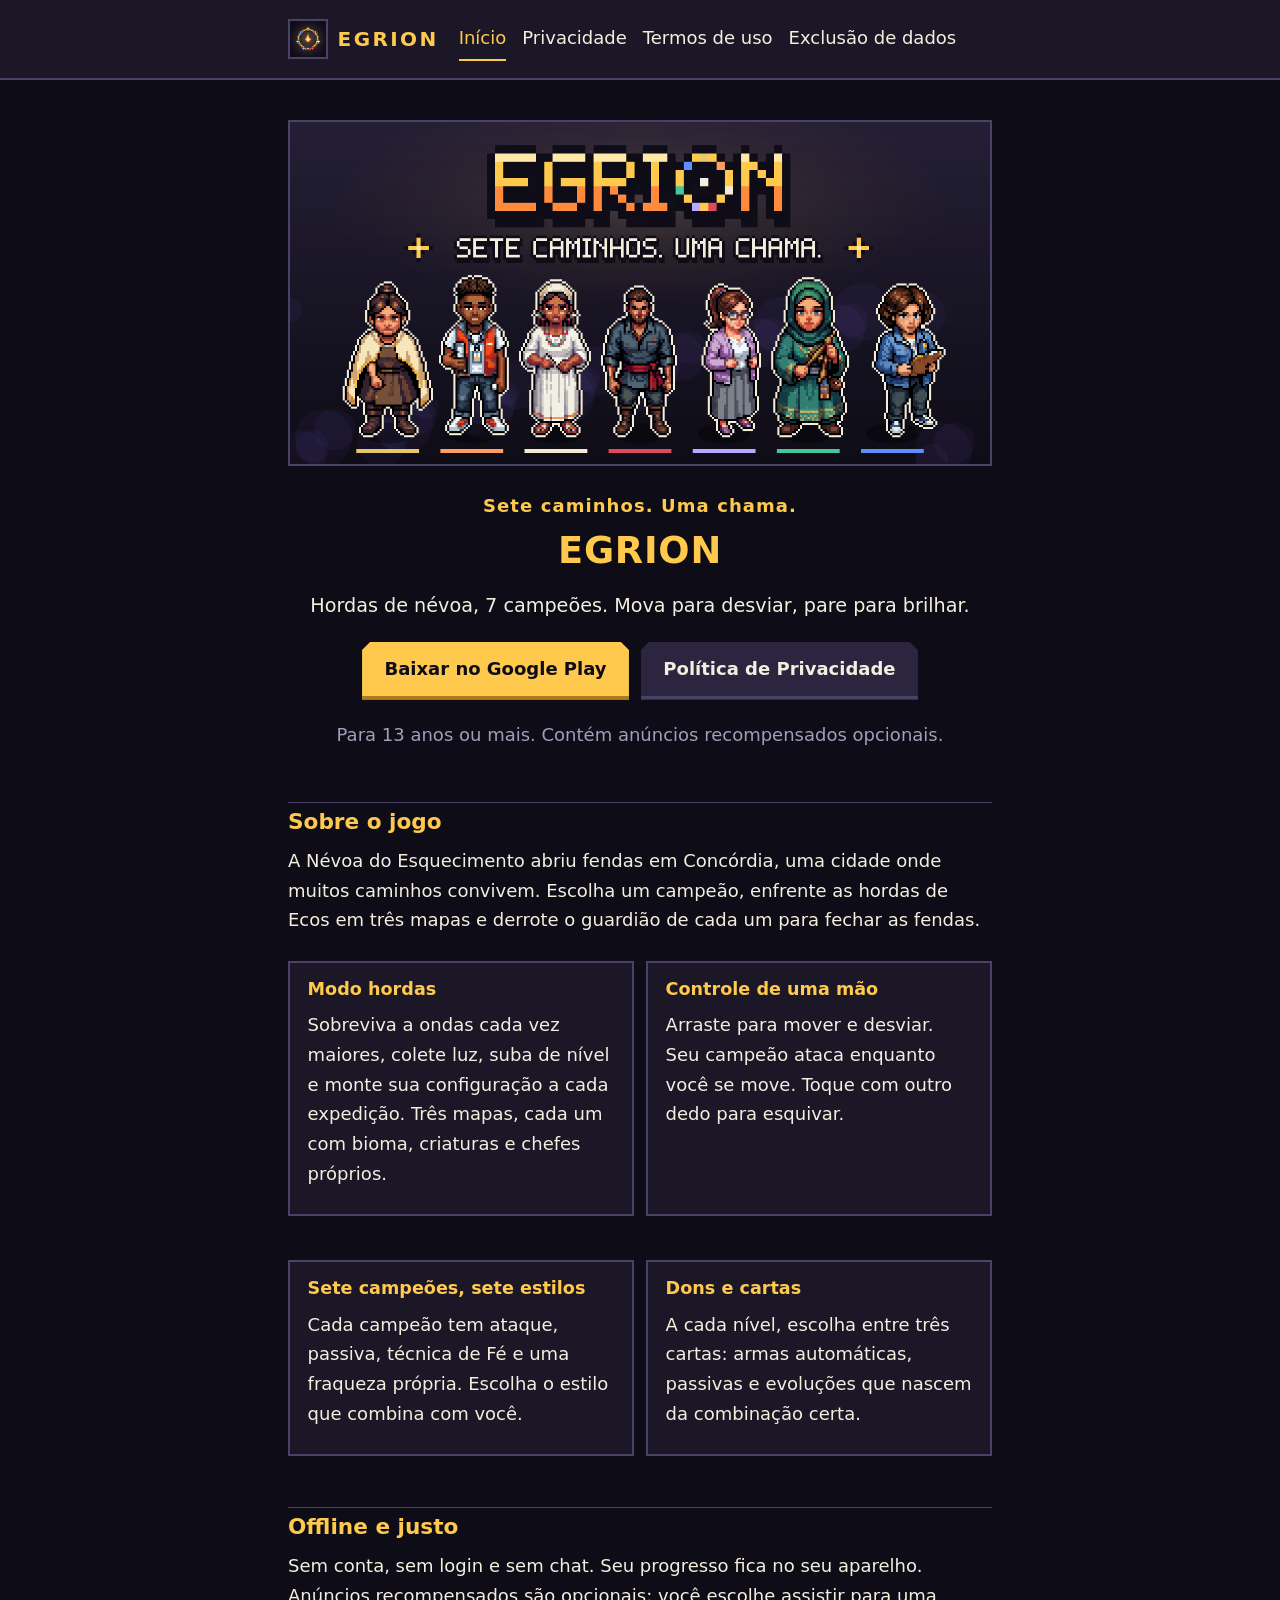
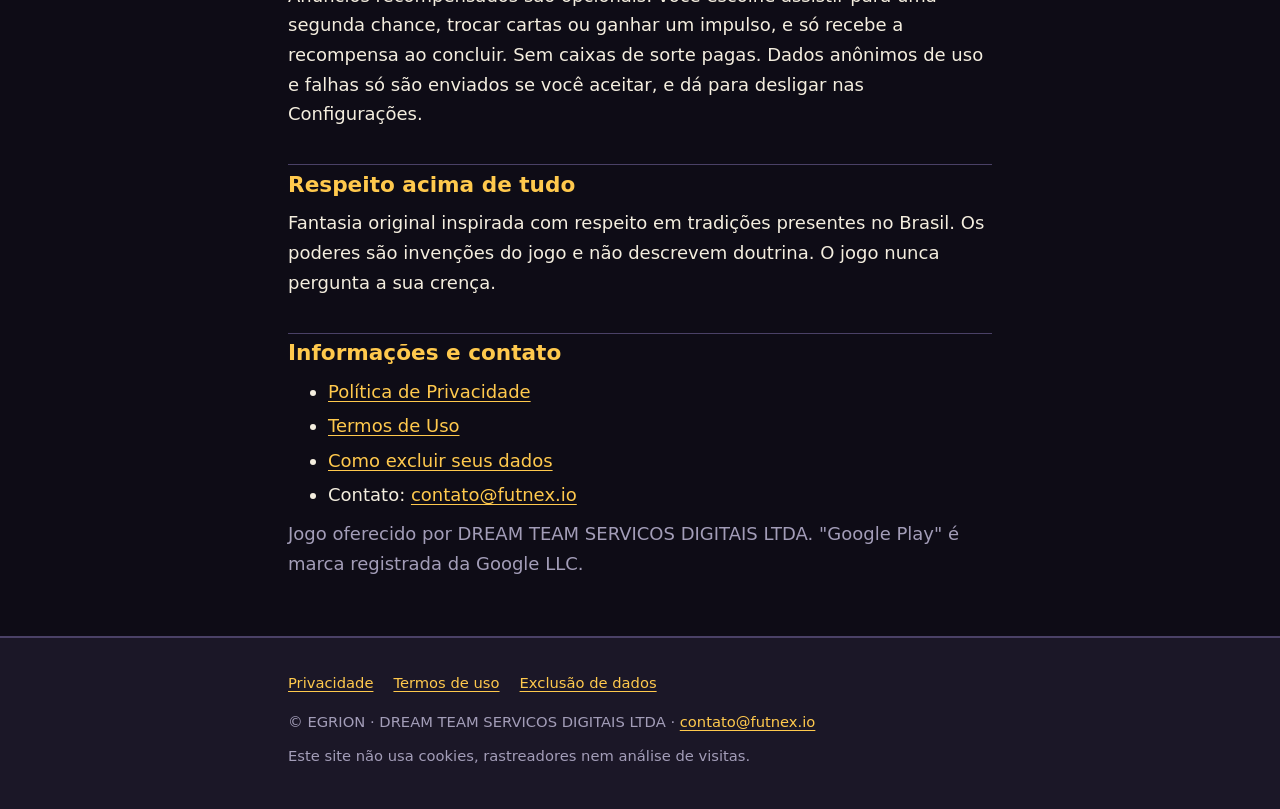
<file: index.html>
<!doctype html>
<html lang="pt-BR">
<head>
<meta charset="utf-8">
<meta name="viewport" content="width=device-width, initial-scale=1">
<title>EGRION — Sete caminhos. Uma chama.</title>
<meta name="description" content="EGRION: roguelite de hordas para Android com 7 campeões. Mova para desviar, pare para brilhar. Offline, sem conta.">
<link rel="icon" href="img/icone_512.png" type="image/png">
<link rel="stylesheet" href="style.css">
</head>
<body>
<a class="skip" href="#conteudo">Ir para o conteúdo</a>
<header class="site-header">
  <div class="wrap">
    <a class="brand" href="index.html"><img src="img/icone_512.png" alt="" width="40" height="40">EGRION</a>
    <nav aria-label="Principal">
      <ul>
        <li><a href="index.html" aria-current="page">Início</a></li>
        <li><a href="privacidade.html">Privacidade</a></li>
        <li><a href="termos.html">Termos de uso</a></li>
        <li><a href="exclusao-de-dados.html">Exclusão de dados</a></li>
      </ul>
    </nav>
  </div>
</header>

<main id="conteudo">
  <div class="wrap">
    <section class="hero">
      <img class="feature" src="img/destaque_1024x500.png" width="1024" height="500" alt="Arte de destaque do jogo EGRION">
      <p class="tagline">Sete caminhos. Uma chama.</p>
      <h1>EGRION</h1>
      <p class="lead">Hordas de névoa, 7 campeões. Mova para desviar, pare para brilhar.</p>
      <div class="actions">
        <a class="btn" href="https://play.google.com/store/apps/details?id=com.egrion.game">Baixar no Google Play</a>
        <a class="btn secondary" href="privacidade.html">Política de Privacidade</a>
      </div>
      <p class="muted">Para 13 anos ou mais. Contém anúncios recompensados opcionais.</p>
    </section>

    <h2>Sobre o jogo</h2>
    <p>A Névoa do Esquecimento abriu fendas em Concórdia, uma cidade onde muitos caminhos convivem. Escolha um campeão, enfrente as hordas de Ecos em três mapas e derrote o guardião de cada um para fechar as fendas.</p>

    <div class="cards">
      <div class="card">
        <h3>Modo hordas</h3>
        <p>Sobreviva a ondas cada vez maiores, colete luz, suba de nível e monte sua configuração a cada expedição. Três mapas, cada um com bioma, criaturas e chefes próprios.</p>
      </div>
      <div class="card">
        <h3>Controle de uma mão</h3>
        <p>Arraste para mover e desviar. Seu campeão ataca enquanto você se move. Toque com outro dedo para esquivar.</p>
      </div>
      <div class="card">
        <h3>Sete campeões, sete estilos</h3>
        <p>Cada campeão tem ataque, passiva, técnica de Fé e uma fraqueza própria. Escolha o estilo que combina com você.</p>
      </div>
      <div class="card">
        <h3>Dons e cartas</h3>
        <p>A cada nível, escolha entre três cartas: armas automáticas, passivas e evoluções que nascem da combinação certa.</p>
      </div>
    </div>

    <h2>Offline e justo</h2>
    <p>Sem conta, sem login e sem chat. Seu progresso fica no seu aparelho. Anúncios recompensados são opcionais: você escolhe assistir para uma segunda chance, trocar cartas ou ganhar um impulso, e só recebe a recompensa ao concluir. Sem caixas de sorte pagas. Dados anônimos de uso e falhas só são enviados se você aceitar, e dá para desligar nas Configurações.</p>

    <h2>Respeito acima de tudo</h2>
    <p>Fantasia original inspirada com respeito em tradições presentes no Brasil. Os poderes são invenções do jogo e não descrevem doutrina. O jogo nunca pergunta a sua crença.</p>

    <h2>Informações e contato</h2>
    <ul>
      <li><a href="privacidade.html">Política de Privacidade</a></li>
      <li><a href="termos.html">Termos de Uso</a></li>
      <li><a href="exclusao-de-dados.html">Como excluir seus dados</a></li>
      <li>Contato: <a href="mailto:contato@futnex.io">contato@futnex.io</a></li>
    </ul>
    <p class="muted">Jogo oferecido por DREAM TEAM SERVICOS DIGITAIS LTDA. "Google Play" é marca registrada da Google LLC.</p>
  </div>
</main>

<footer class="site-footer">
  <div class="wrap">
    <ul>
      <li><a href="privacidade.html">Privacidade</a></li>
      <li><a href="termos.html">Termos de uso</a></li>
      <li><a href="exclusao-de-dados.html">Exclusão de dados</a></li>
    </ul>
    <p>&copy; EGRION · DREAM TEAM SERVICOS DIGITAIS LTDA · <a href="mailto:contato@futnex.io">contato@futnex.io</a></p>
    <p>Este site não usa cookies, rastreadores nem análise de visitas.</p>
  </div>
</footer>
</body>
</html>
</file>
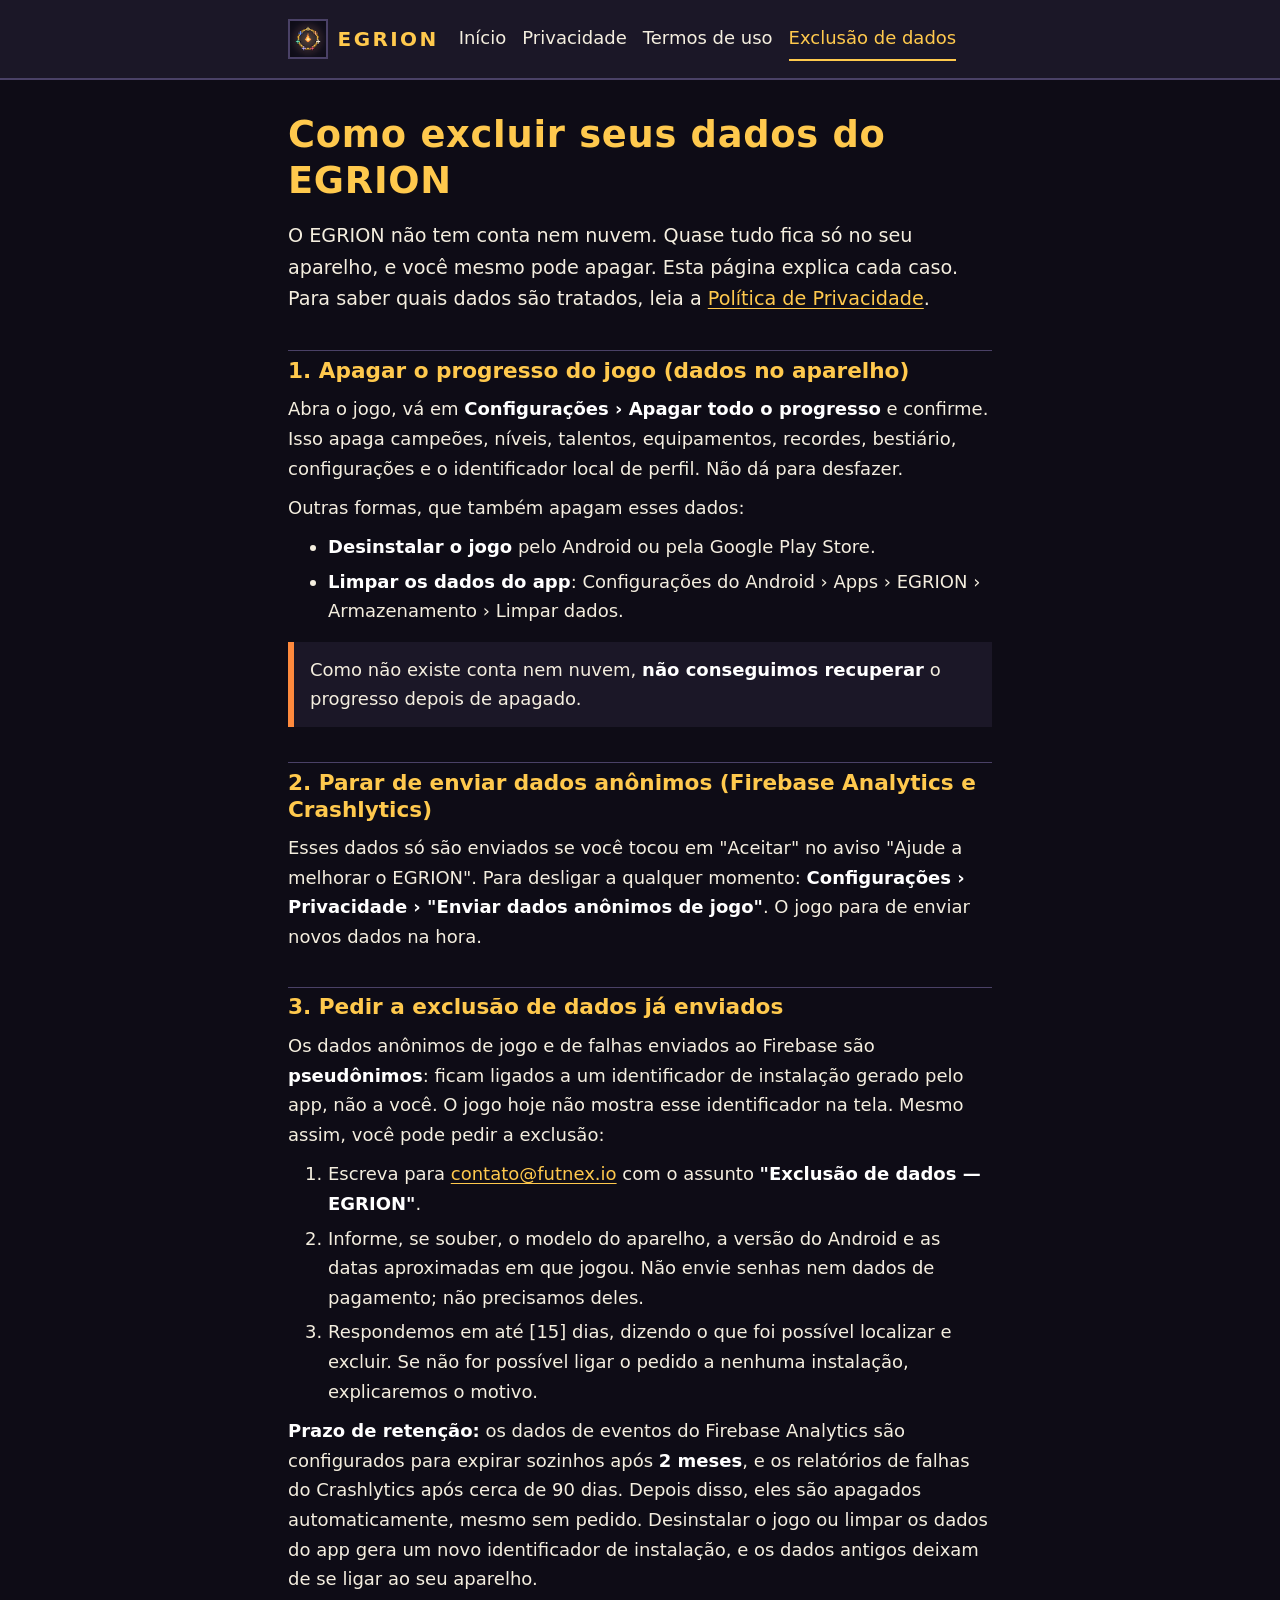
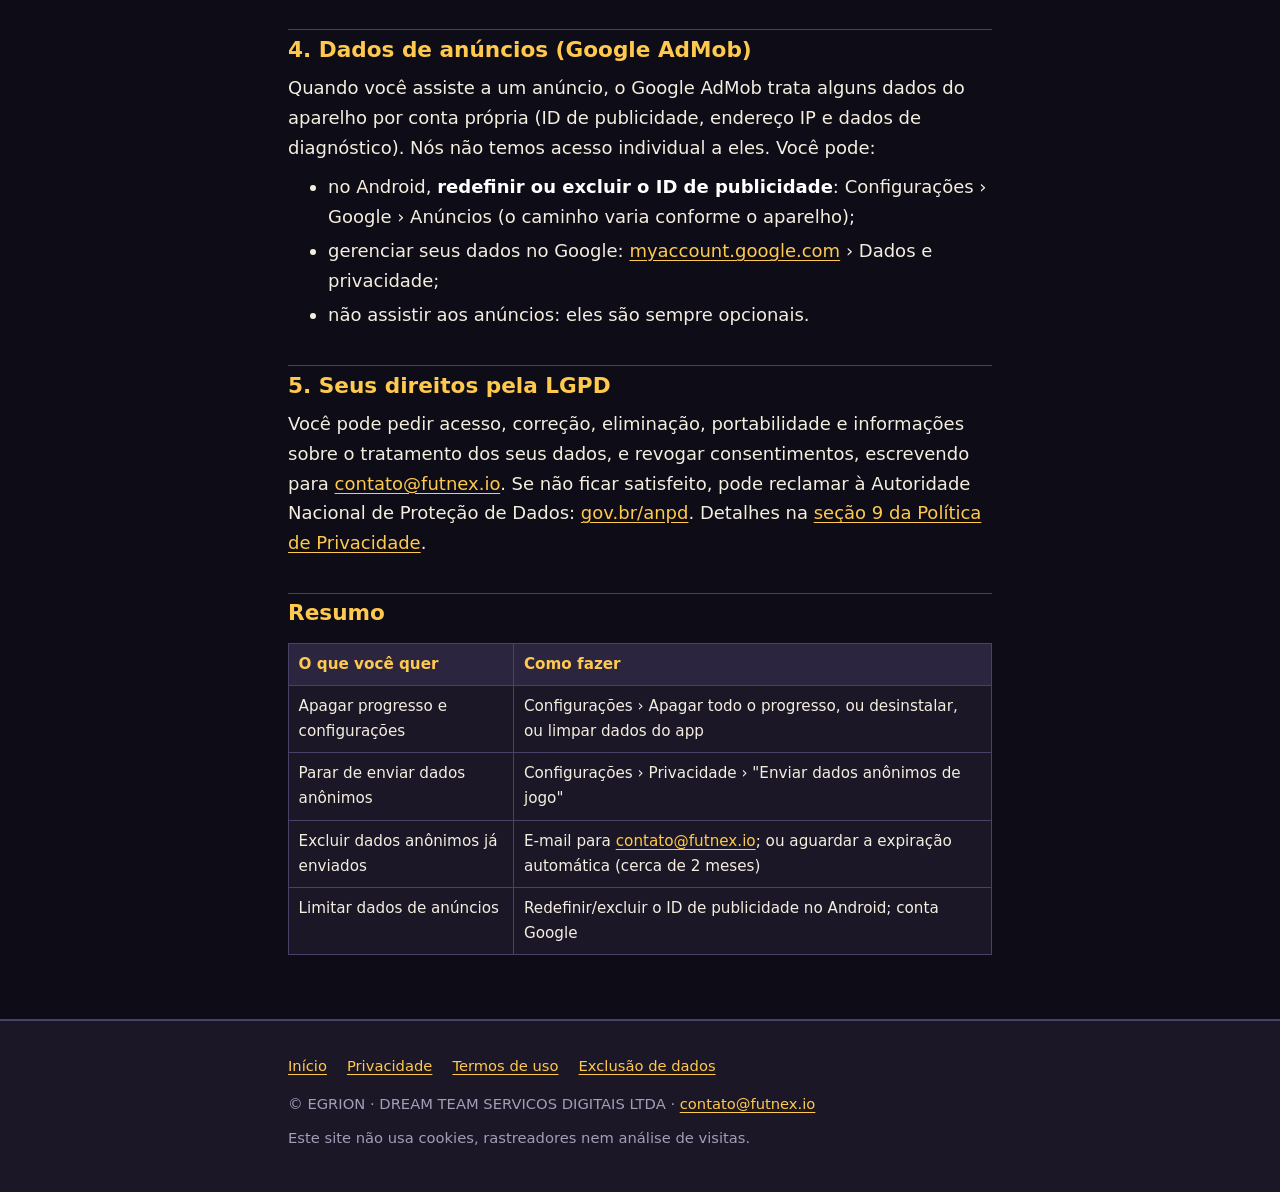
<file: exclusao-de-dados.html>
<!doctype html>
<html lang="pt-BR">
<head>
<meta charset="utf-8">
<meta name="viewport" content="width=device-width, initial-scale=1">
<title>Exclusão de dados — EGRION</title>
<meta name="description" content="Como apagar seus dados do jogo EGRION: reiniciar o progresso, desinstalar, desligar dados anônimos e pedir exclusão por e-mail.">
<link rel="icon" href="img/icone_512.png" type="image/png">
<link rel="stylesheet" href="style.css">
</head>
<body>
<a class="skip" href="#conteudo">Ir para o conteúdo</a>
<header class="site-header">
  <div class="wrap">
    <a class="brand" href="index.html"><img src="img/icone_512.png" alt="" width="40" height="40">EGRION</a>
    <nav aria-label="Principal">
      <ul>
        <li><a href="index.html">Início</a></li>
        <li><a href="privacidade.html">Privacidade</a></li>
        <li><a href="termos.html">Termos de uso</a></li>
        <li><a href="exclusao-de-dados.html" aria-current="page">Exclusão de dados</a></li>
      </ul>
    </nav>
  </div>
</header>

<main id="conteudo">
  <div class="wrap">
    <h1>Como excluir seus dados do EGRION</h1>
    <p class="lead">O EGRION não tem conta nem nuvem. Quase tudo fica só no seu aparelho, e você mesmo pode apagar. Esta página explica cada caso. Para saber quais dados são tratados, leia a <a href="privacidade.html">Política de Privacidade</a>.</p>

    <h2>1. Apagar o progresso do jogo (dados no aparelho)</h2>
    <p>Abra o jogo, vá em <strong>Configurações › Apagar todo o progresso</strong> e confirme. Isso apaga campeões, níveis, talentos, equipamentos, recordes, bestiário, configurações e o identificador local de perfil. Não dá para desfazer.</p>
    <p>Outras formas, que também apagam esses dados:</p>
    <ul>
      <li><strong>Desinstalar o jogo</strong> pelo Android ou pela Google Play Store.</li>
      <li><strong>Limpar os dados do app</strong>: Configurações do Android › Apps › EGRION › Armazenamento › Limpar dados.</li>
    </ul>
    <div class="notice warn">Como não existe conta nem nuvem, <strong>não conseguimos recuperar</strong> o progresso depois de apagado.</div>

    <h2>2. Parar de enviar dados anônimos (Firebase Analytics e Crashlytics)</h2>
    <p>Esses dados só são enviados se você tocou em "Aceitar" no aviso "Ajude a melhorar o EGRION". Para desligar a qualquer momento: <strong>Configurações › Privacidade › "Enviar dados anônimos de jogo"</strong>. O jogo para de enviar novos dados na hora.</p>

    <h2>3. Pedir a exclusão de dados já enviados</h2>
    <p>Os dados anônimos de jogo e de falhas enviados ao Firebase são <strong>pseudônimos</strong>: ficam ligados a um identificador de instalação gerado pelo app, não a você. O jogo hoje não mostra esse identificador na tela. Mesmo assim, você pode pedir a exclusão:</p>
    <ol>
      <li>Escreva para <a href="mailto:contato@futnex.io">contato@futnex.io</a> com o assunto <strong>"Exclusão de dados — EGRION"</strong>.</li>
      <li>Informe, se souber, o modelo do aparelho, a versão do Android e as datas aproximadas em que jogou. Não envie senhas nem dados de pagamento; não precisamos deles.</li>
      <li>Respondemos em até [15] dias, dizendo o que foi possível localizar e excluir. Se não for possível ligar o pedido a nenhuma instalação, explicaremos o motivo.</li>
    </ol>
    <p><strong>Prazo de retenção:</strong> os dados de eventos do Firebase Analytics são configurados para expirar sozinhos após <strong>2 meses</strong>, e os relatórios de falhas do Crashlytics após cerca de 90 dias. Depois disso, eles são apagados automaticamente, mesmo sem pedido. Desinstalar o jogo ou limpar os dados do app gera um novo identificador de instalação, e os dados antigos deixam de se ligar ao seu aparelho.</p>

    <h2>4. Dados de anúncios (Google AdMob)</h2>
    <p>Quando você assiste a um anúncio, o Google AdMob trata alguns dados do aparelho por conta própria (ID de publicidade, endereço IP e dados de diagnóstico). Nós não temos acesso individual a eles. Você pode:</p>
    <ul>
      <li>no Android, <strong>redefinir ou excluir o ID de publicidade</strong>: Configurações › Google › Anúncios (o caminho varia conforme o aparelho);</li>
      <li>gerenciar seus dados no Google: <a href="https://myaccount.google.com" rel="noopener">myaccount.google.com</a> › Dados e privacidade;</li>
      <li>não assistir aos anúncios: eles são sempre opcionais.</li>
    </ul>

    <h2>5. Seus direitos pela LGPD</h2>
    <p>Você pode pedir acesso, correção, eliminação, portabilidade e informações sobre o tratamento dos seus dados, e revogar consentimentos, escrevendo para <a href="mailto:contato@futnex.io">contato@futnex.io</a>. Se não ficar satisfeito, pode reclamar à Autoridade Nacional de Proteção de Dados: <a href="https://www.gov.br/anpd" rel="noopener">gov.br/anpd</a>. Detalhes na <a href="privacidade.html#s9">seção 9 da Política de Privacidade</a>.</p>

    <h2>Resumo</h2>
    <div class="table-wrap">
      <table>
        <thead><tr><th>O que você quer</th><th>Como fazer</th></tr></thead>
        <tbody>
          <tr><td>Apagar progresso e configurações</td><td>Configurações › Apagar todo o progresso, ou desinstalar, ou limpar dados do app</td></tr>
          <tr><td>Parar de enviar dados anônimos</td><td>Configurações › Privacidade › "Enviar dados anônimos de jogo"</td></tr>
          <tr><td>Excluir dados anônimos já enviados</td><td>E-mail para <a href="mailto:contato@futnex.io">contato@futnex.io</a>; ou aguardar a expiração automática (cerca de 2 meses)</td></tr>
          <tr><td>Limitar dados de anúncios</td><td>Redefinir/excluir o ID de publicidade no Android; conta Google</td></tr>
        </tbody>
      </table>
    </div>
  </div>
</main>

<footer class="site-footer">
  <div class="wrap">
    <ul>
      <li><a href="index.html">Início</a></li>
      <li><a href="privacidade.html">Privacidade</a></li>
      <li><a href="termos.html">Termos de uso</a></li>
      <li><a href="exclusao-de-dados.html">Exclusão de dados</a></li>
    </ul>
    <p>&copy; EGRION · DREAM TEAM SERVICOS DIGITAIS LTDA · <a href="mailto:contato@futnex.io">contato@futnex.io</a></p>
    <p>Este site não usa cookies, rastreadores nem análise de visitas.</p>
  </div>
</footer>
</body>
</html>
</file>
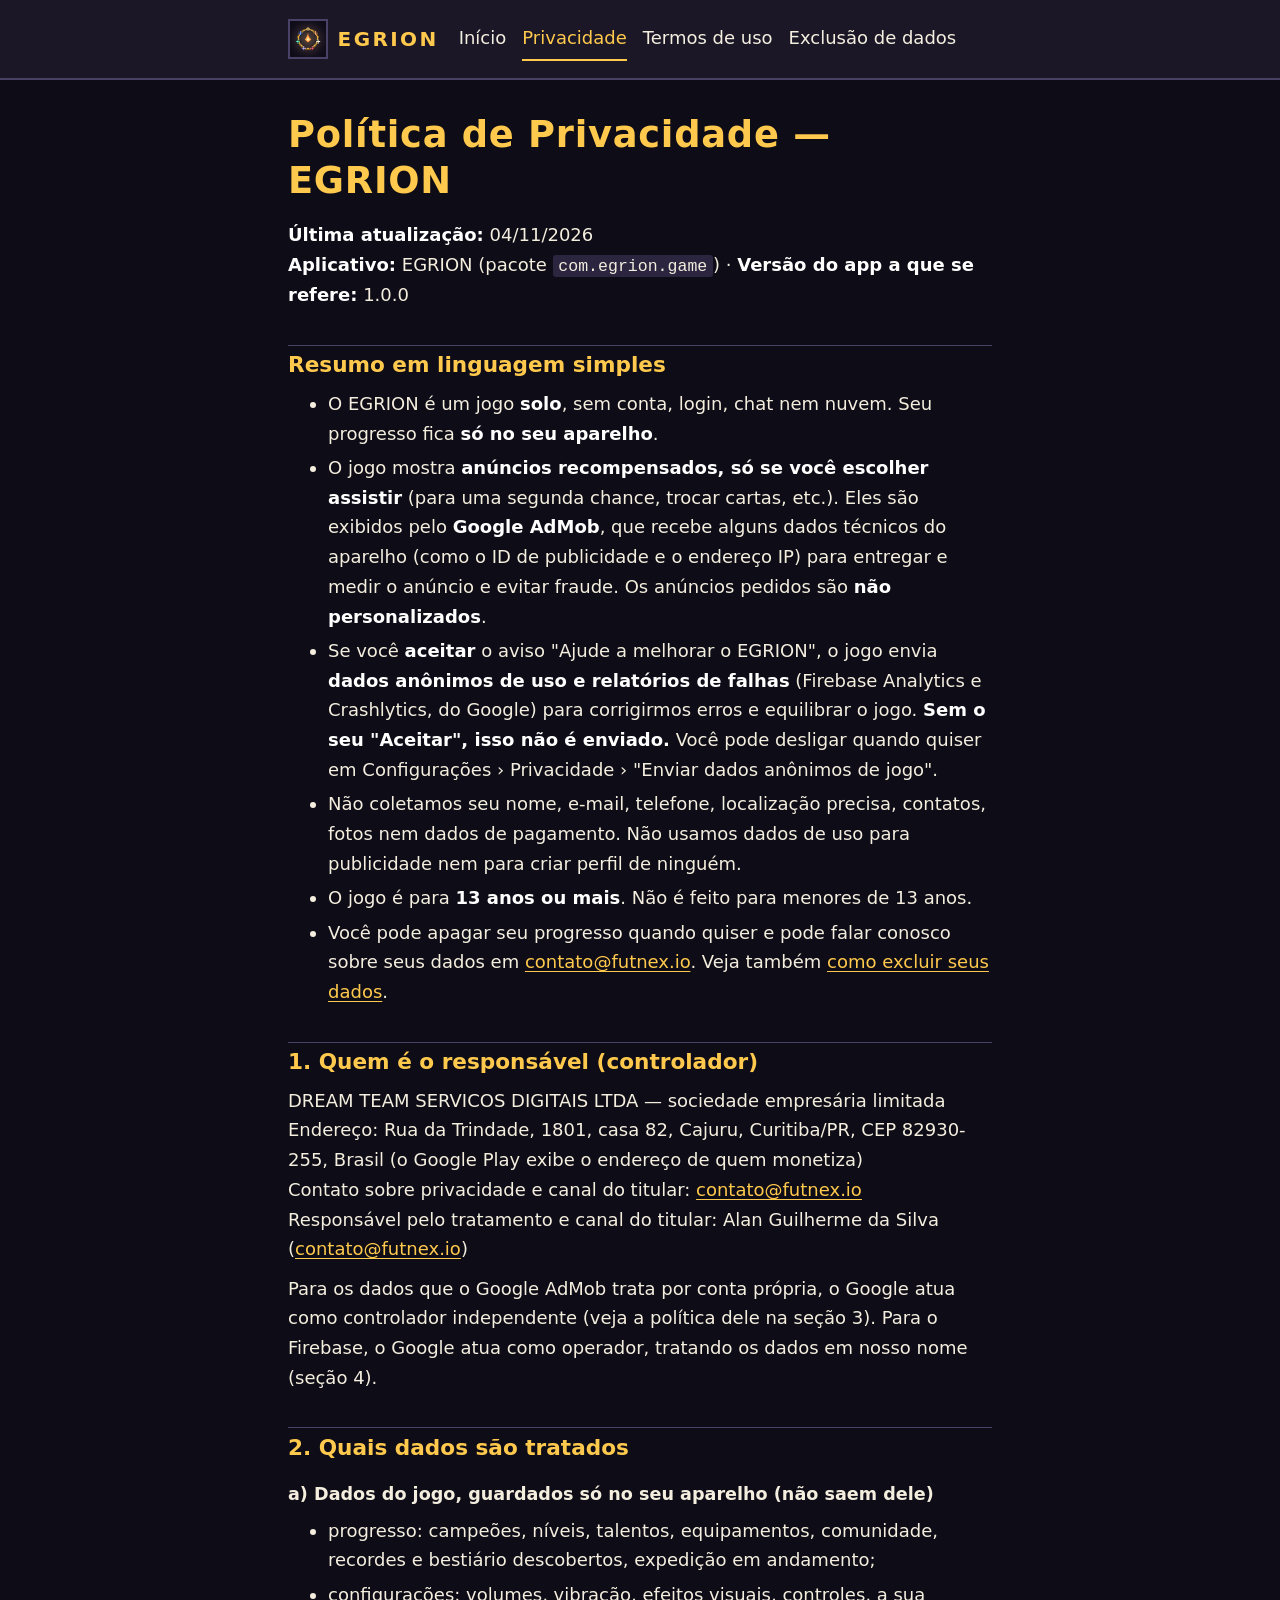
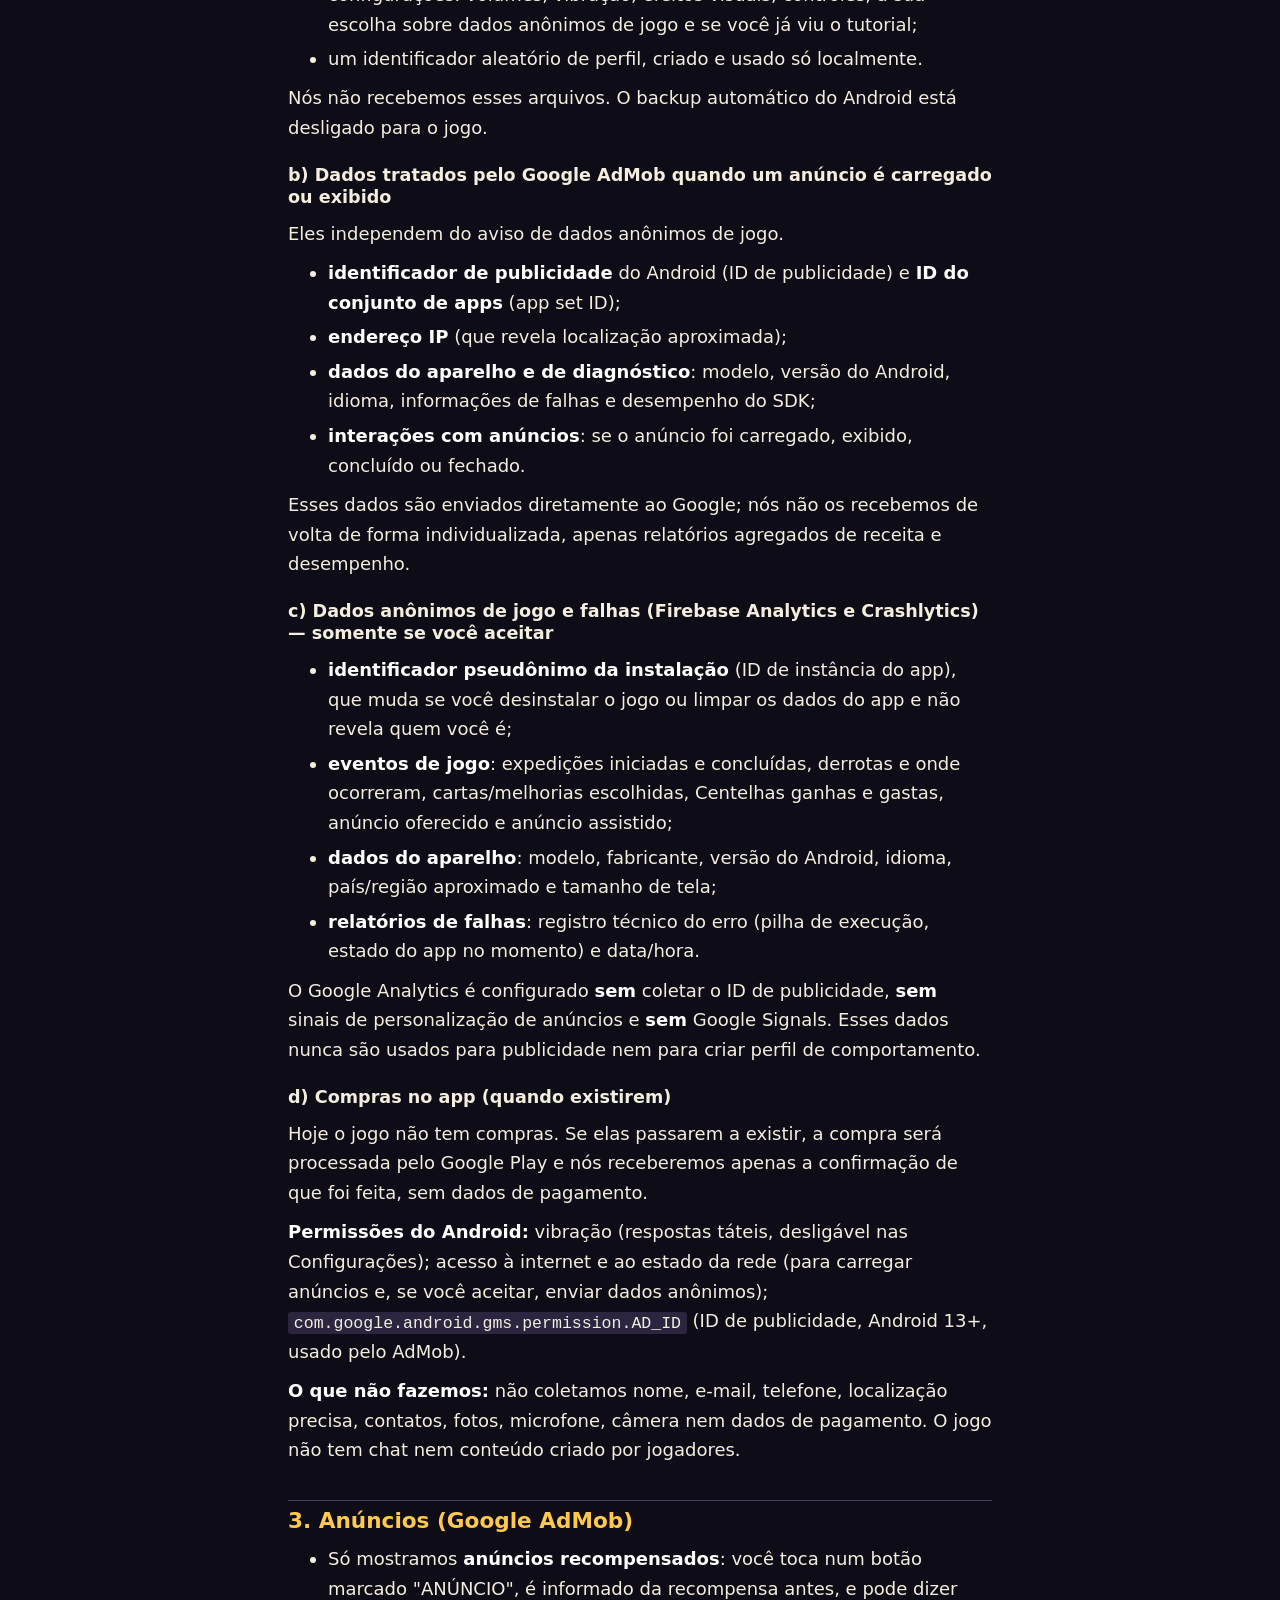
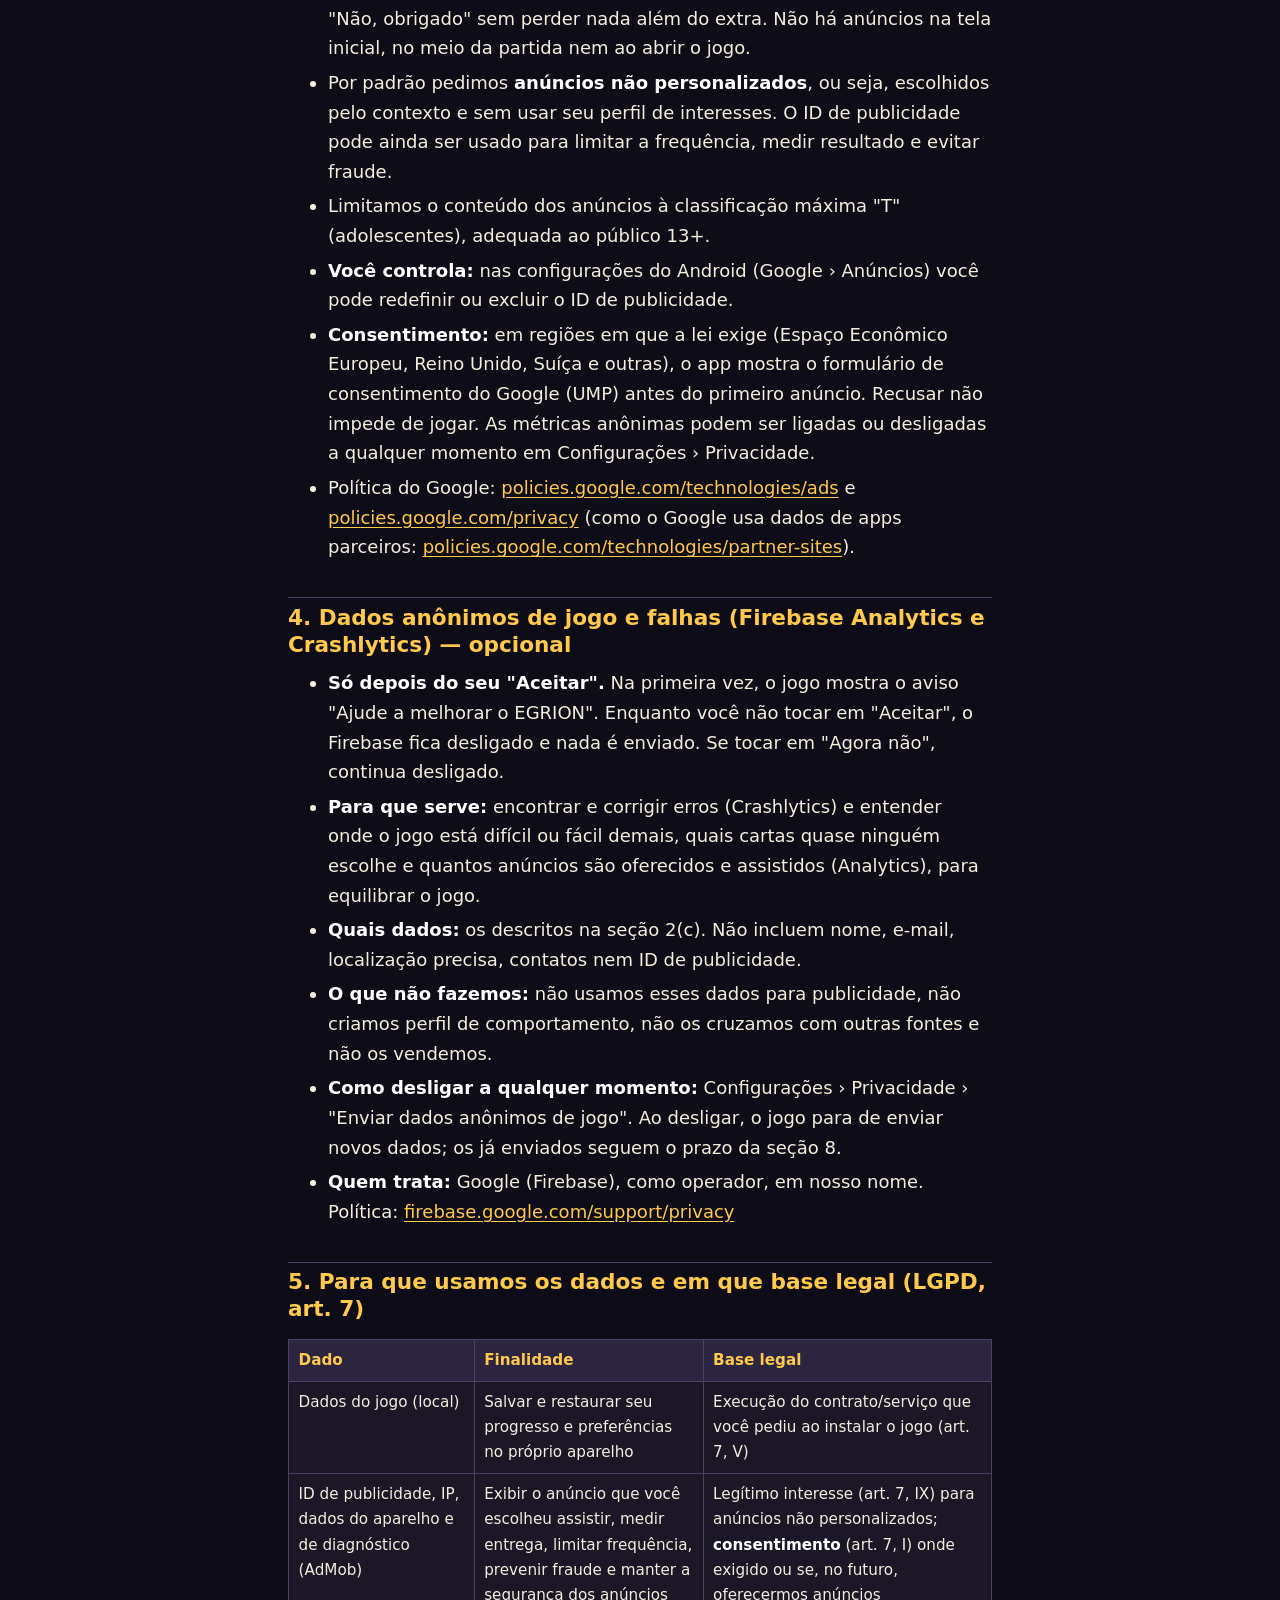
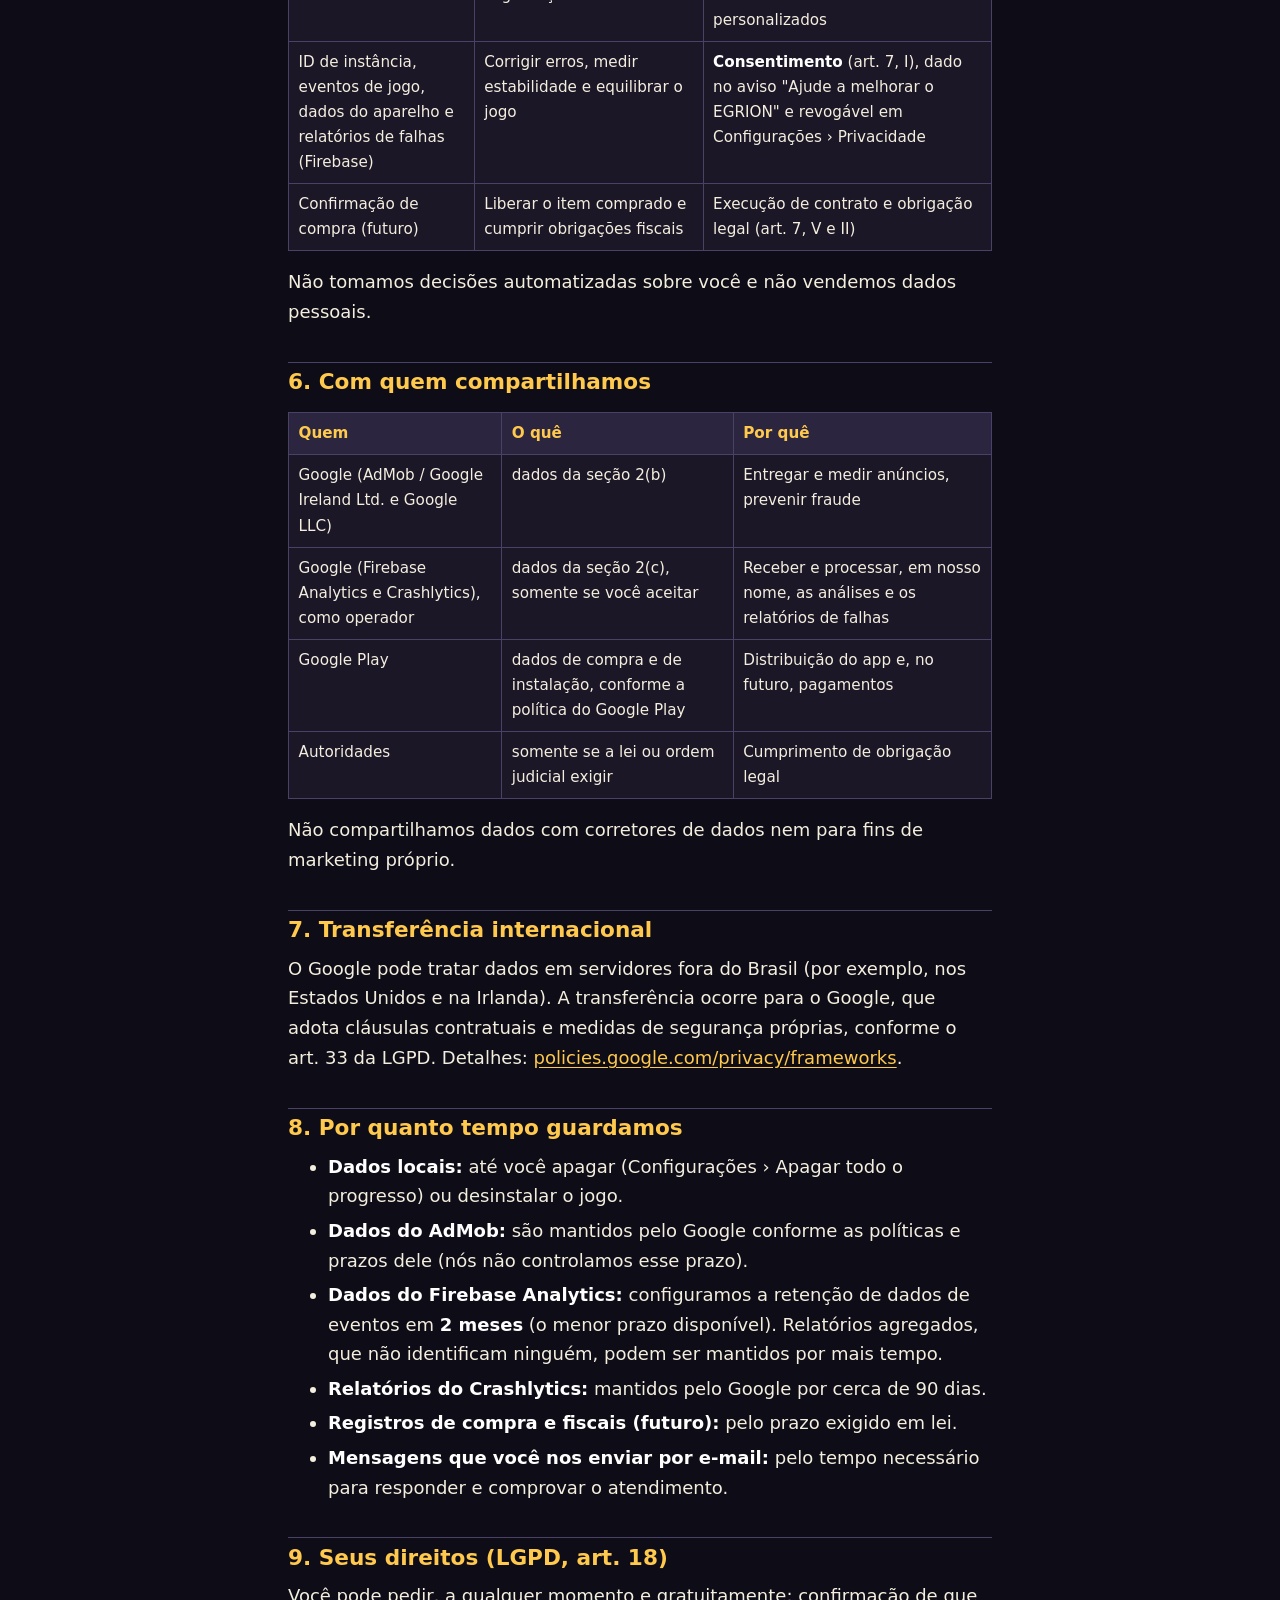
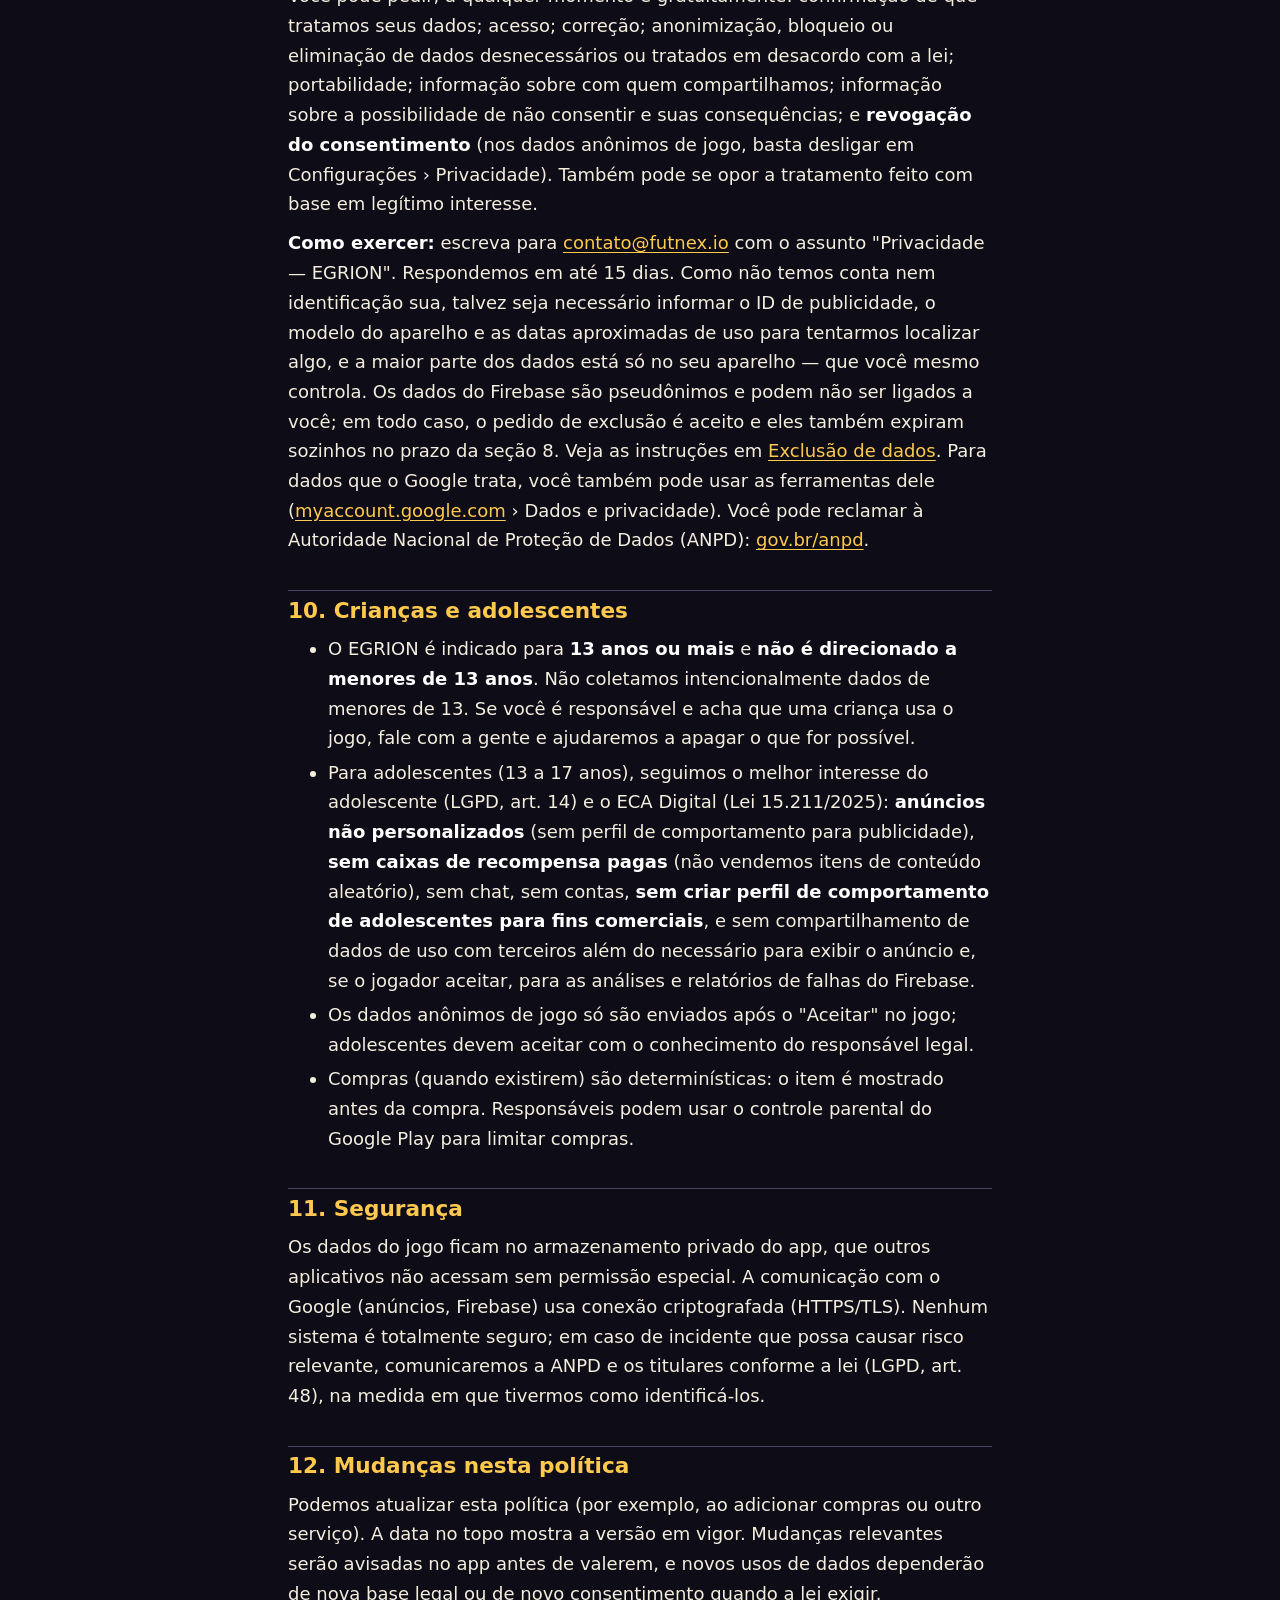
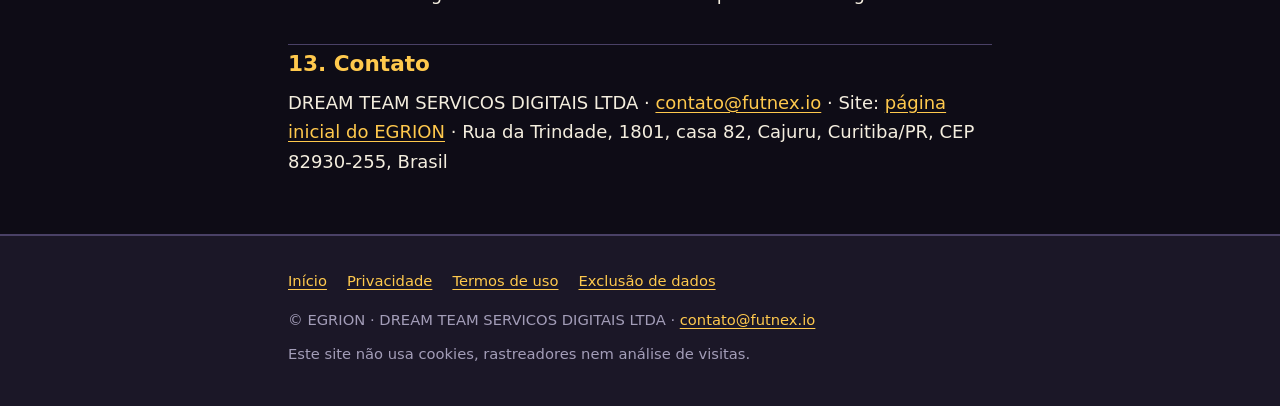
<file: privacidade.html>
<!doctype html>
<html lang="pt-BR">
<head>
<meta charset="utf-8">
<meta name="viewport" content="width=device-width, initial-scale=1">
<title>Política de Privacidade — EGRION</title>
<meta name="description" content="Política de Privacidade do jogo EGRION: quais dados são tratados, anúncios recompensados, análise anônima opcional e seus direitos pela LGPD.">
<link rel="icon" href="img/icone_512.png" type="image/png">
<link rel="stylesheet" href="style.css">
</head>
<body>
<a class="skip" href="#conteudo">Ir para o conteúdo</a>
<header class="site-header">
  <div class="wrap">
    <a class="brand" href="index.html"><img src="img/icone_512.png" alt="" width="40" height="40">EGRION</a>
    <nav aria-label="Principal">
      <ul>
        <li><a href="index.html">Início</a></li>
        <li><a href="privacidade.html" aria-current="page">Privacidade</a></li>
        <li><a href="termos.html">Termos de uso</a></li>
        <li><a href="exclusao-de-dados.html">Exclusão de dados</a></li>
      </ul>
    </nav>
  </div>
</header>

<main id="conteudo">
  <div class="wrap">
    <h1>Política de Privacidade — EGRION</h1>

    <p><strong>Última atualização:</strong> 04/11/2026<br>
    <strong>Aplicativo:</strong> EGRION (pacote <code>com.egrion.game</code>) · <strong>Versão do app a que se refere:</strong> 1.0.0</p>

    <h2>Resumo em linguagem simples</h2>
    <ul>
      <li>O EGRION é um jogo <strong>solo</strong>, sem conta, login, chat nem nuvem. Seu progresso fica <strong>só no seu aparelho</strong>.</li>
      <li>O jogo mostra <strong>anúncios recompensados, só se você escolher assistir</strong> (para uma segunda chance, trocar cartas, etc.). Eles são exibidos pelo <strong>Google AdMob</strong>, que recebe alguns dados técnicos do aparelho (como o ID de publicidade e o endereço IP) para entregar e medir o anúncio e evitar fraude. Os anúncios pedidos são <strong>não personalizados</strong>.</li>
      <li>Se você <strong>aceitar</strong> o aviso "Ajude a melhorar o EGRION", o jogo envia <strong>dados anônimos de uso e relatórios de falhas</strong> (Firebase Analytics e Crashlytics, do Google) para corrigirmos erros e equilibrar o jogo. <strong>Sem o seu "Aceitar", isso não é enviado.</strong> Você pode desligar quando quiser em Configurações › Privacidade › "Enviar dados anônimos de jogo".</li>
      <li>Não coletamos seu nome, e-mail, telefone, localização precisa, contatos, fotos nem dados de pagamento. Não usamos dados de uso para publicidade nem para criar perfil de ninguém.</li>
      <li>O jogo é para <strong>13 anos ou mais</strong>. Não é feito para menores de 13 anos.</li>
      <li>Você pode apagar seu progresso quando quiser e pode falar conosco sobre seus dados em <a href="mailto:contato@futnex.io">contato@futnex.io</a>. Veja também <a href="exclusao-de-dados.html">como excluir seus dados</a>.</li>
    </ul>

    <h2 id="s1">1. Quem é o responsável (controlador)</h2>
    <p>DREAM TEAM SERVICOS DIGITAIS LTDA — sociedade empresária limitada<br>
    Endereço: Rua da Trindade, 1801, casa 82, Cajuru, Curitiba/PR, CEP 82930-255, Brasil (o Google Play exibe o endereço de quem monetiza)<br>
    Contato sobre privacidade e canal do titular: <a href="mailto:contato@futnex.io">contato@futnex.io</a><br>
    Responsável pelo tratamento e canal do titular: Alan Guilherme da Silva (<a href="mailto:contato@futnex.io">contato@futnex.io</a>)</p>
    <p>Para os dados que o Google AdMob trata por conta própria, o Google atua como controlador independente (veja a política dele na seção 3). Para o Firebase, o Google atua como operador, tratando os dados em nosso nome (seção 4).</p>

    <h2 id="s2">2. Quais dados são tratados</h2>

    <h3>a) Dados do jogo, guardados só no seu aparelho (não saem dele)</h3>
    <ul>
      <li>progresso: campeões, níveis, talentos, equipamentos, comunidade, recordes e bestiário descobertos, expedição em andamento;</li>
      <li>configurações: volumes, vibração, efeitos visuais, controles, a sua escolha sobre dados anônimos de jogo e se você já viu o tutorial;</li>
      <li>um identificador aleatório de perfil, criado e usado só localmente.</li>
    </ul>
    <p>Nós não recebemos esses arquivos. O backup automático do Android está desligado para o jogo.</p>

    <h3>b) Dados tratados pelo Google AdMob quando um anúncio é carregado ou exibido</h3>
    <p>Eles independem do aviso de dados anônimos de jogo.</p>
    <ul>
      <li><strong>identificador de publicidade</strong> do Android (ID de publicidade) e <strong>ID do conjunto de apps</strong> (app set ID);</li>
      <li><strong>endereço IP</strong> (que revela localização aproximada);</li>
      <li><strong>dados do aparelho e de diagnóstico</strong>: modelo, versão do Android, idioma, informações de falhas e desempenho do SDK;</li>
      <li><strong>interações com anúncios</strong>: se o anúncio foi carregado, exibido, concluído ou fechado.</li>
    </ul>
    <p>Esses dados são enviados diretamente ao Google; nós não os recebemos de volta de forma individualizada, apenas relatórios agregados de receita e desempenho.</p>

    <h3>c) Dados anônimos de jogo e falhas (Firebase Analytics e Crashlytics) — somente se você aceitar</h3>
    <ul>
      <li><strong>identificador pseudônimo da instalação</strong> (ID de instância do app), que muda se você desinstalar o jogo ou limpar os dados do app e não revela quem você é;</li>
      <li><strong>eventos de jogo</strong>: expedições iniciadas e concluídas, derrotas e onde ocorreram, cartas/melhorias escolhidas, Centelhas ganhas e gastas, anúncio oferecido e anúncio assistido;</li>
      <li><strong>dados do aparelho</strong>: modelo, fabricante, versão do Android, idioma, país/região aproximado e tamanho de tela;</li>
      <li><strong>relatórios de falhas</strong>: registro técnico do erro (pilha de execução, estado do app no momento) e data/hora.</li>
    </ul>
    <p>O Google Analytics é configurado <strong>sem</strong> coletar o ID de publicidade, <strong>sem</strong> sinais de personalização de anúncios e <strong>sem</strong> Google Signals. Esses dados nunca são usados para publicidade nem para criar perfil de comportamento.</p>

    <h3>d) Compras no app (quando existirem)</h3>
    <p>Hoje o jogo não tem compras. Se elas passarem a existir, a compra será processada pelo Google Play e nós receberemos apenas a confirmação de que foi feita, sem dados de pagamento.</p>

    <p><strong>Permissões do Android:</strong> vibração (respostas táteis, desligável nas Configurações); acesso à internet e ao estado da rede (para carregar anúncios e, se você aceitar, enviar dados anônimos); <code>com.google.android.gms.permission.AD_ID</code> (ID de publicidade, Android 13+, usado pelo AdMob).</p>
    <p><strong>O que não fazemos:</strong> não coletamos nome, e-mail, telefone, localização precisa, contatos, fotos, microfone, câmera nem dados de pagamento. O jogo não tem chat nem conteúdo criado por jogadores.</p>

    <h2 id="s3">3. Anúncios (Google AdMob)</h2>
    <ul>
      <li>Só mostramos <strong>anúncios recompensados</strong>: você toca num botão marcado "ANÚNCIO", é informado da recompensa antes, e pode dizer "Não, obrigado" sem perder nada além do extra. Não há anúncios na tela inicial, no meio da partida nem ao abrir o jogo.</li>
      <li>Por padrão pedimos <strong>anúncios não personalizados</strong>, ou seja, escolhidos pelo contexto e sem usar seu perfil de interesses. O ID de publicidade pode ainda ser usado para limitar a frequência, medir resultado e evitar fraude.</li>
      <li>Limitamos o conteúdo dos anúncios à classificação máxima "T" (adolescentes), adequada ao público 13+.</li>
      <li><strong>Você controla:</strong> nas configurações do Android (Google › Anúncios) você pode redefinir ou excluir o ID de publicidade.</li>
      <li><strong>Consentimento:</strong> em regiões em que a lei exige (Espaço Econômico Europeu, Reino Unido, Suíça e outras), o app mostra o formulário de consentimento do Google (UMP) antes do primeiro anúncio. Recusar não impede de jogar. As métricas anônimas podem ser ligadas ou desligadas a qualquer momento em Configurações › Privacidade.</li>
      <li>Política do Google: <a href="https://policies.google.com/technologies/ads" rel="noopener">policies.google.com/technologies/ads</a> e <a href="https://policies.google.com/privacy" rel="noopener">policies.google.com/privacy</a> (como o Google usa dados de apps parceiros: <a href="https://policies.google.com/technologies/partner-sites" rel="noopener">policies.google.com/technologies/partner-sites</a>).</li>
    </ul>

    <h2 id="s4">4. Dados anônimos de jogo e falhas (Firebase Analytics e Crashlytics) — opcional</h2>
    <ul>
      <li><strong>Só depois do seu "Aceitar".</strong> Na primeira vez, o jogo mostra o aviso "Ajude a melhorar o EGRION". Enquanto você não tocar em "Aceitar", o Firebase fica desligado e nada é enviado. Se tocar em "Agora não", continua desligado.</li>
      <li><strong>Para que serve:</strong> encontrar e corrigir erros (Crashlytics) e entender onde o jogo está difícil ou fácil demais, quais cartas quase ninguém escolhe e quantos anúncios são oferecidos e assistidos (Analytics), para equilibrar o jogo.</li>
      <li><strong>Quais dados:</strong> os descritos na seção 2(c). Não incluem nome, e-mail, localização precisa, contatos nem ID de publicidade.</li>
      <li><strong>O que não fazemos:</strong> não usamos esses dados para publicidade, não criamos perfil de comportamento, não os cruzamos com outras fontes e não os vendemos.</li>
      <li><strong>Como desligar a qualquer momento:</strong> Configurações › Privacidade › "Enviar dados anônimos de jogo". Ao desligar, o jogo para de enviar novos dados; os já enviados seguem o prazo da seção 8.</li>
      <li><strong>Quem trata:</strong> Google (Firebase), como operador, em nosso nome. Política: <a href="https://firebase.google.com/support/privacy" rel="noopener">firebase.google.com/support/privacy</a></li>
    </ul>

    <h2 id="s5">5. Para que usamos os dados e em que base legal (LGPD, art. 7)</h2>
    <div class="table-wrap">
      <table>
        <thead><tr><th>Dado</th><th>Finalidade</th><th>Base legal</th></tr></thead>
        <tbody>
          <tr><td>Dados do jogo (local)</td><td>Salvar e restaurar seu progresso e preferências no próprio aparelho</td><td>Execução do contrato/serviço que você pediu ao instalar o jogo (art. 7, V)</td></tr>
          <tr><td>ID de publicidade, IP, dados do aparelho e de diagnóstico (AdMob)</td><td>Exibir o anúncio que você escolheu assistir, medir entrega, limitar frequência, prevenir fraude e manter a segurança dos anúncios</td><td>Legítimo interesse (art. 7, IX) para anúncios não personalizados; <strong>consentimento</strong> (art. 7, I) onde exigido ou se, no futuro, oferecermos anúncios personalizados</td></tr>
          <tr><td>ID de instância, eventos de jogo, dados do aparelho e relatórios de falhas (Firebase)</td><td>Corrigir erros, medir estabilidade e equilibrar o jogo</td><td><strong>Consentimento</strong> (art. 7, I), dado no aviso "Ajude a melhorar o EGRION" e revogável em Configurações › Privacidade</td></tr>
          <tr><td>Confirmação de compra (futuro)</td><td>Liberar o item comprado e cumprir obrigações fiscais</td><td>Execução de contrato e obrigação legal (art. 7, V e II)</td></tr>
        </tbody>
      </table>
    </div>
    <p>Não tomamos decisões automatizadas sobre você e não vendemos dados pessoais.</p>

    <h2 id="s6">6. Com quem compartilhamos</h2>
    <div class="table-wrap">
      <table>
        <thead><tr><th>Quem</th><th>O quê</th><th>Por quê</th></tr></thead>
        <tbody>
          <tr><td>Google (AdMob / Google Ireland Ltd. e Google LLC)</td><td>dados da seção 2(b)</td><td>Entregar e medir anúncios, prevenir fraude</td></tr>
          <tr><td>Google (Firebase Analytics e Crashlytics), como operador</td><td>dados da seção 2(c), somente se você aceitar</td><td>Receber e processar, em nosso nome, as análises e os relatórios de falhas</td></tr>
          <tr><td>Google Play</td><td>dados de compra e de instalação, conforme a política do Google Play</td><td>Distribuição do app e, no futuro, pagamentos</td></tr>
          <tr><td>Autoridades</td><td>somente se a lei ou ordem judicial exigir</td><td>Cumprimento de obrigação legal</td></tr>
        </tbody>
      </table>
    </div>
    <p>Não compartilhamos dados com corretores de dados nem para fins de marketing próprio.</p>

    <h2 id="s7">7. Transferência internacional</h2>
    <p>O Google pode tratar dados em servidores fora do Brasil (por exemplo, nos Estados Unidos e na Irlanda). A transferência ocorre para o Google, que adota cláusulas contratuais e medidas de segurança próprias, conforme o art. 33 da LGPD. Detalhes: <a href="https://policies.google.com/privacy/frameworks" rel="noopener">policies.google.com/privacy/frameworks</a>.</p>

    <h2 id="s8">8. Por quanto tempo guardamos</h2>
    <ul>
      <li><strong>Dados locais:</strong> até você apagar (Configurações › Apagar todo o progresso) ou desinstalar o jogo.</li>
      <li><strong>Dados do AdMob:</strong> são mantidos pelo Google conforme as políticas e prazos dele (nós não controlamos esse prazo).</li>
      <li><strong>Dados do Firebase Analytics:</strong> configuramos a retenção de dados de eventos em <strong>2 meses</strong> (o menor prazo disponível). Relatórios agregados, que não identificam ninguém, podem ser mantidos por mais tempo.</li>
      <li><strong>Relatórios do Crashlytics:</strong> mantidos pelo Google por cerca de 90 dias.</li>
      <li><strong>Registros de compra e fiscais (futuro):</strong> pelo prazo exigido em lei.</li>
      <li><strong>Mensagens que você nos enviar por e-mail:</strong> pelo tempo necessário para responder e comprovar o atendimento.</li>
    </ul>

    <h2 id="s9">9. Seus direitos (LGPD, art. 18)</h2>
    <p>Você pode pedir, a qualquer momento e gratuitamente: confirmação de que tratamos seus dados; acesso; correção; anonimização, bloqueio ou eliminação de dados desnecessários ou tratados em desacordo com a lei; portabilidade; informação sobre com quem compartilhamos; informação sobre a possibilidade de não consentir e suas consequências; e <strong>revogação do consentimento</strong> (nos dados anônimos de jogo, basta desligar em Configurações › Privacidade). Também pode se opor a tratamento feito com base em legítimo interesse.</p>
    <p><strong>Como exercer:</strong> escreva para <a href="mailto:contato@futnex.io">contato@futnex.io</a> com o assunto "Privacidade — EGRION". Respondemos em até 15 dias. Como não temos conta nem identificação sua, talvez seja necessário informar o ID de publicidade, o modelo do aparelho e as datas aproximadas de uso para tentarmos localizar algo, e a maior parte dos dados está só no seu aparelho — que você mesmo controla. Os dados do Firebase são pseudônimos e podem não ser ligados a você; em todo caso, o pedido de exclusão é aceito e eles também expiram sozinhos no prazo da seção 8. Veja as instruções em <a href="exclusao-de-dados.html">Exclusão de dados</a>. Para dados que o Google trata, você também pode usar as ferramentas dele (<a href="https://myaccount.google.com" rel="noopener">myaccount.google.com</a> › Dados e privacidade). Você pode reclamar à Autoridade Nacional de Proteção de Dados (ANPD): <a href="https://www.gov.br/anpd" rel="noopener">gov.br/anpd</a>.</p>

    <h2 id="s10">10. Crianças e adolescentes</h2>
    <ul>
      <li>O EGRION é indicado para <strong>13 anos ou mais</strong> e <strong>não é direcionado a menores de 13 anos</strong>. Não coletamos intencionalmente dados de menores de 13. Se você é responsável e acha que uma criança usa o jogo, fale com a gente e ajudaremos a apagar o que for possível.</li>
      <li>Para adolescentes (13 a 17 anos), seguimos o melhor interesse do adolescente (LGPD, art. 14) e o ECA Digital (Lei 15.211/2025): <strong>anúncios não personalizados</strong> (sem perfil de comportamento para publicidade), <strong>sem caixas de recompensa pagas</strong> (não vendemos itens de conteúdo aleatório), sem chat, sem contas, <strong>sem criar perfil de comportamento de adolescentes para fins comerciais</strong>, e sem compartilhamento de dados de uso com terceiros além do necessário para exibir o anúncio e, se o jogador aceitar, para as análises e relatórios de falhas do Firebase.</li>
      <li>Os dados anônimos de jogo só são enviados após o "Aceitar" no jogo; adolescentes devem aceitar com o conhecimento do responsável legal.</li>
      <li>Compras (quando existirem) são determinísticas: o item é mostrado antes da compra. Responsáveis podem usar o controle parental do Google Play para limitar compras.</li>
    </ul>

    <h2 id="s11">11. Segurança</h2>
    <p>Os dados do jogo ficam no armazenamento privado do app, que outros aplicativos não acessam sem permissão especial. A comunicação com o Google (anúncios, Firebase) usa conexão criptografada (HTTPS/TLS). Nenhum sistema é totalmente seguro; em caso de incidente que possa causar risco relevante, comunicaremos a ANPD e os titulares conforme a lei (LGPD, art. 48), na medida em que tivermos como identificá-los.</p>

    <h2 id="s12">12. Mudanças nesta política</h2>
    <p>Podemos atualizar esta política (por exemplo, ao adicionar compras ou outro serviço). A data no topo mostra a versão em vigor. Mudanças relevantes serão avisadas no app antes de valerem, e novos usos de dados dependerão de nova base legal ou de novo consentimento quando a lei exigir.</p>

    <h2 id="s13">13. Contato</h2>
    <p>DREAM TEAM SERVICOS DIGITAIS LTDA · <a href="mailto:contato@futnex.io">contato@futnex.io</a> · Site: <a href="index.html">página inicial do EGRION</a> · Rua da Trindade, 1801, casa 82, Cajuru, Curitiba/PR, CEP 82930-255, Brasil</p>
  </div>
</main>

<footer class="site-footer">
  <div class="wrap">
    <ul>
      <li><a href="index.html">Início</a></li>
      <li><a href="privacidade.html">Privacidade</a></li>
      <li><a href="termos.html">Termos de uso</a></li>
      <li><a href="exclusao-de-dados.html">Exclusão de dados</a></li>
    </ul>
    <p>&copy; EGRION · DREAM TEAM SERVICOS DIGITAIS LTDA · <a href="mailto:contato@futnex.io">contato@futnex.io</a></p>
    <p>Este site não usa cookies, rastreadores nem análise de visitas.</p>
  </div>
</footer>
</body>
</html>
</file>
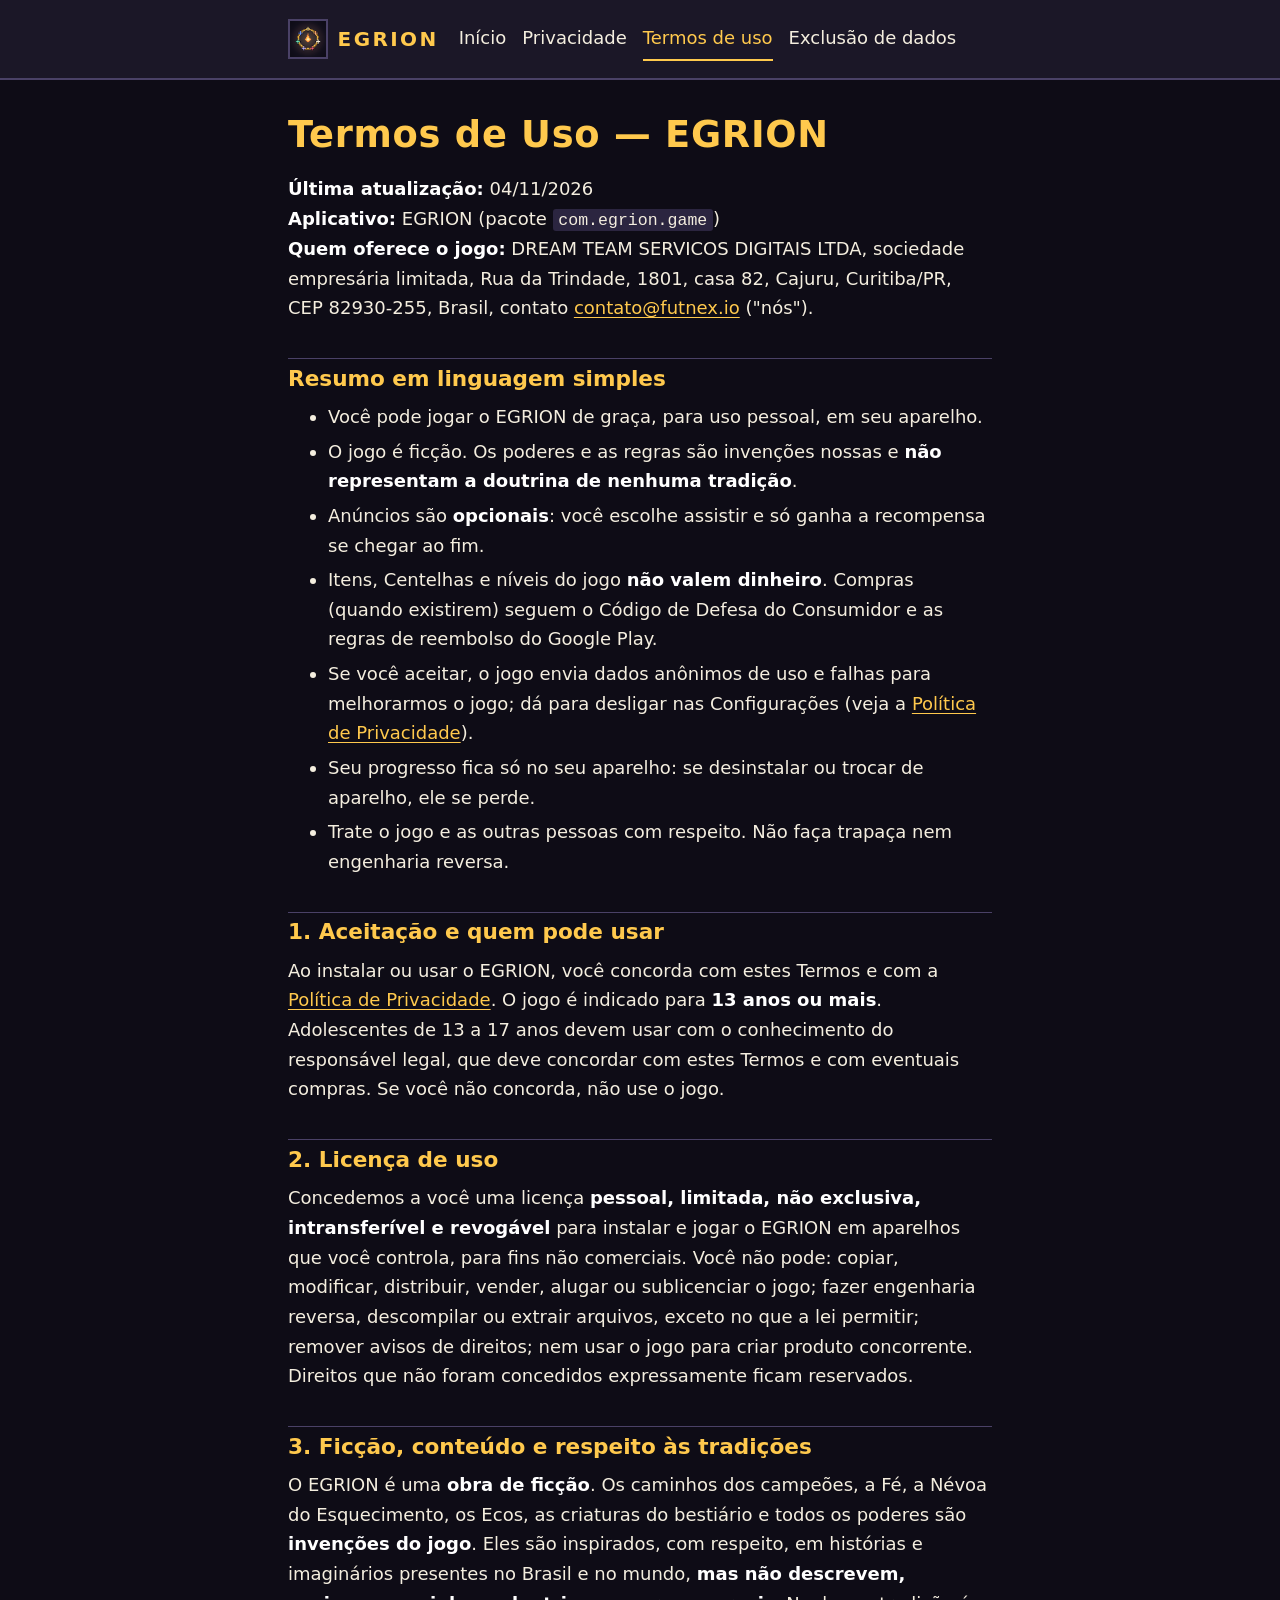
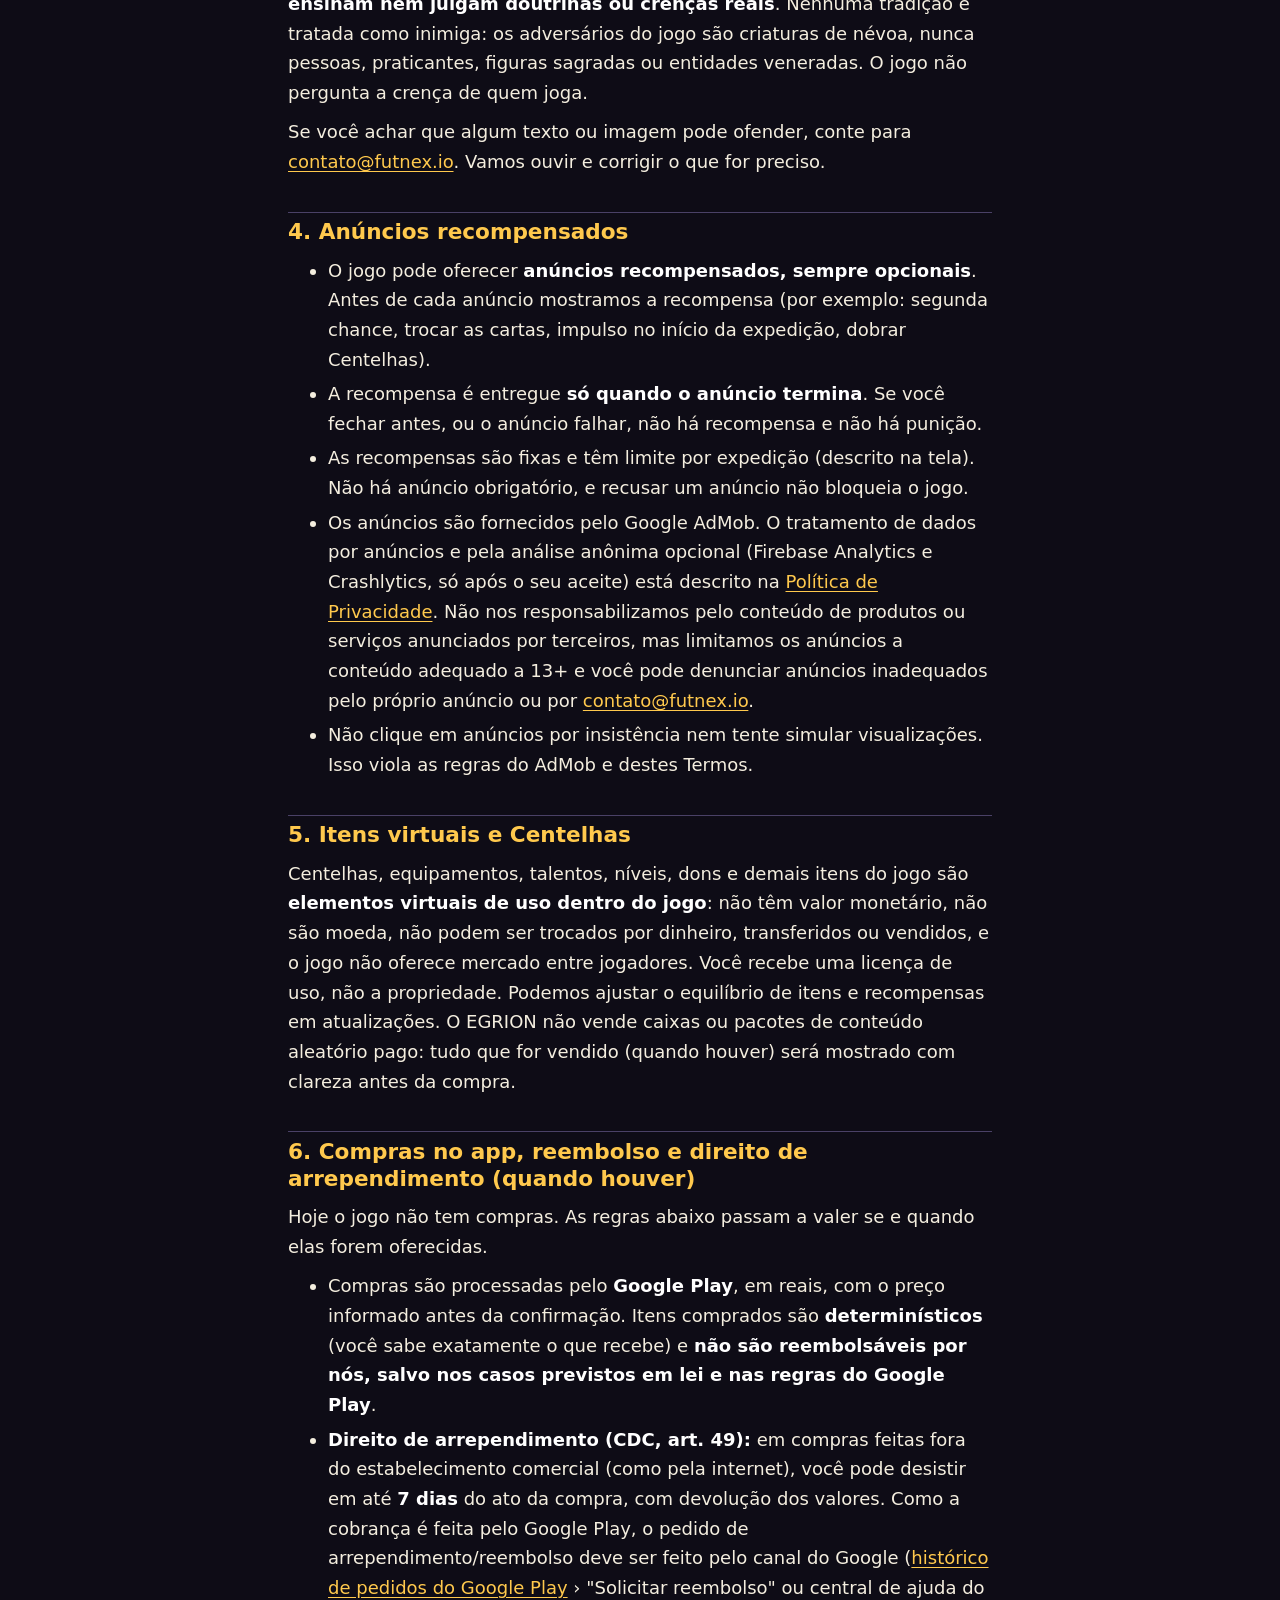
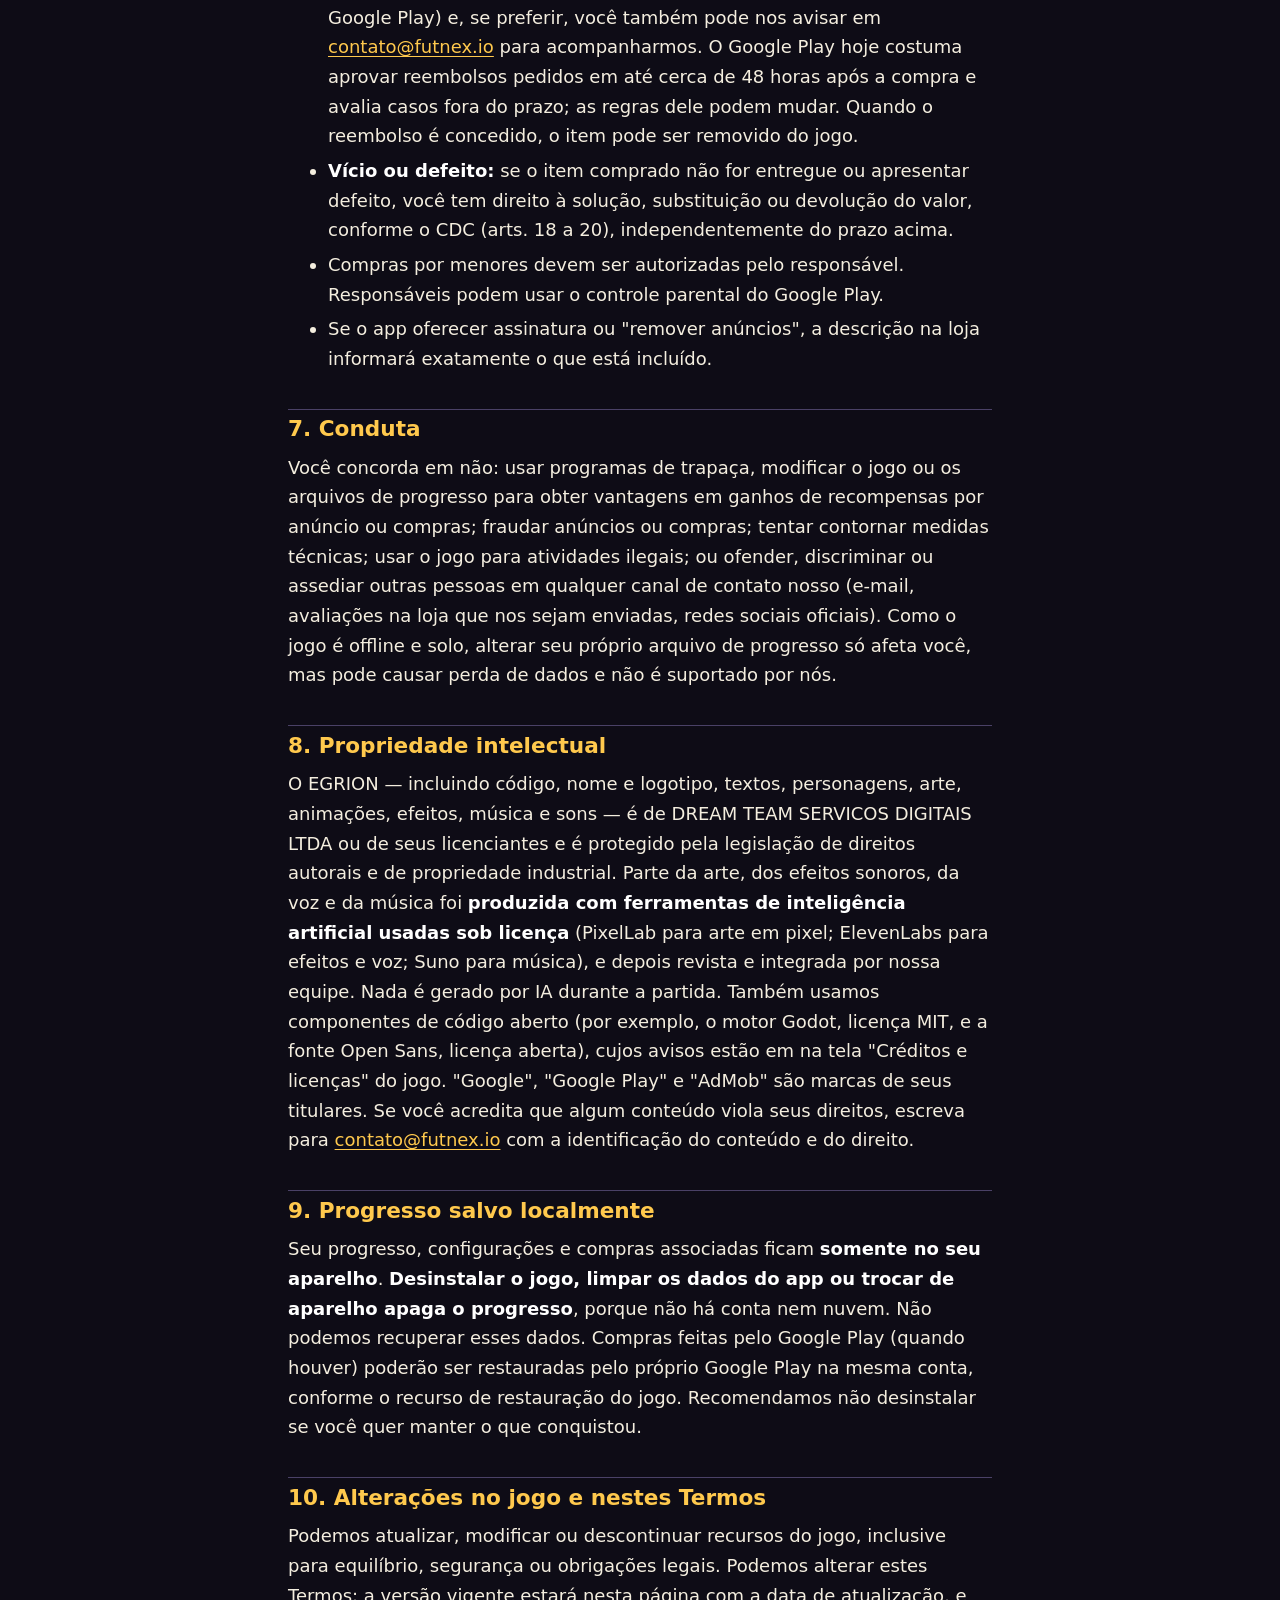
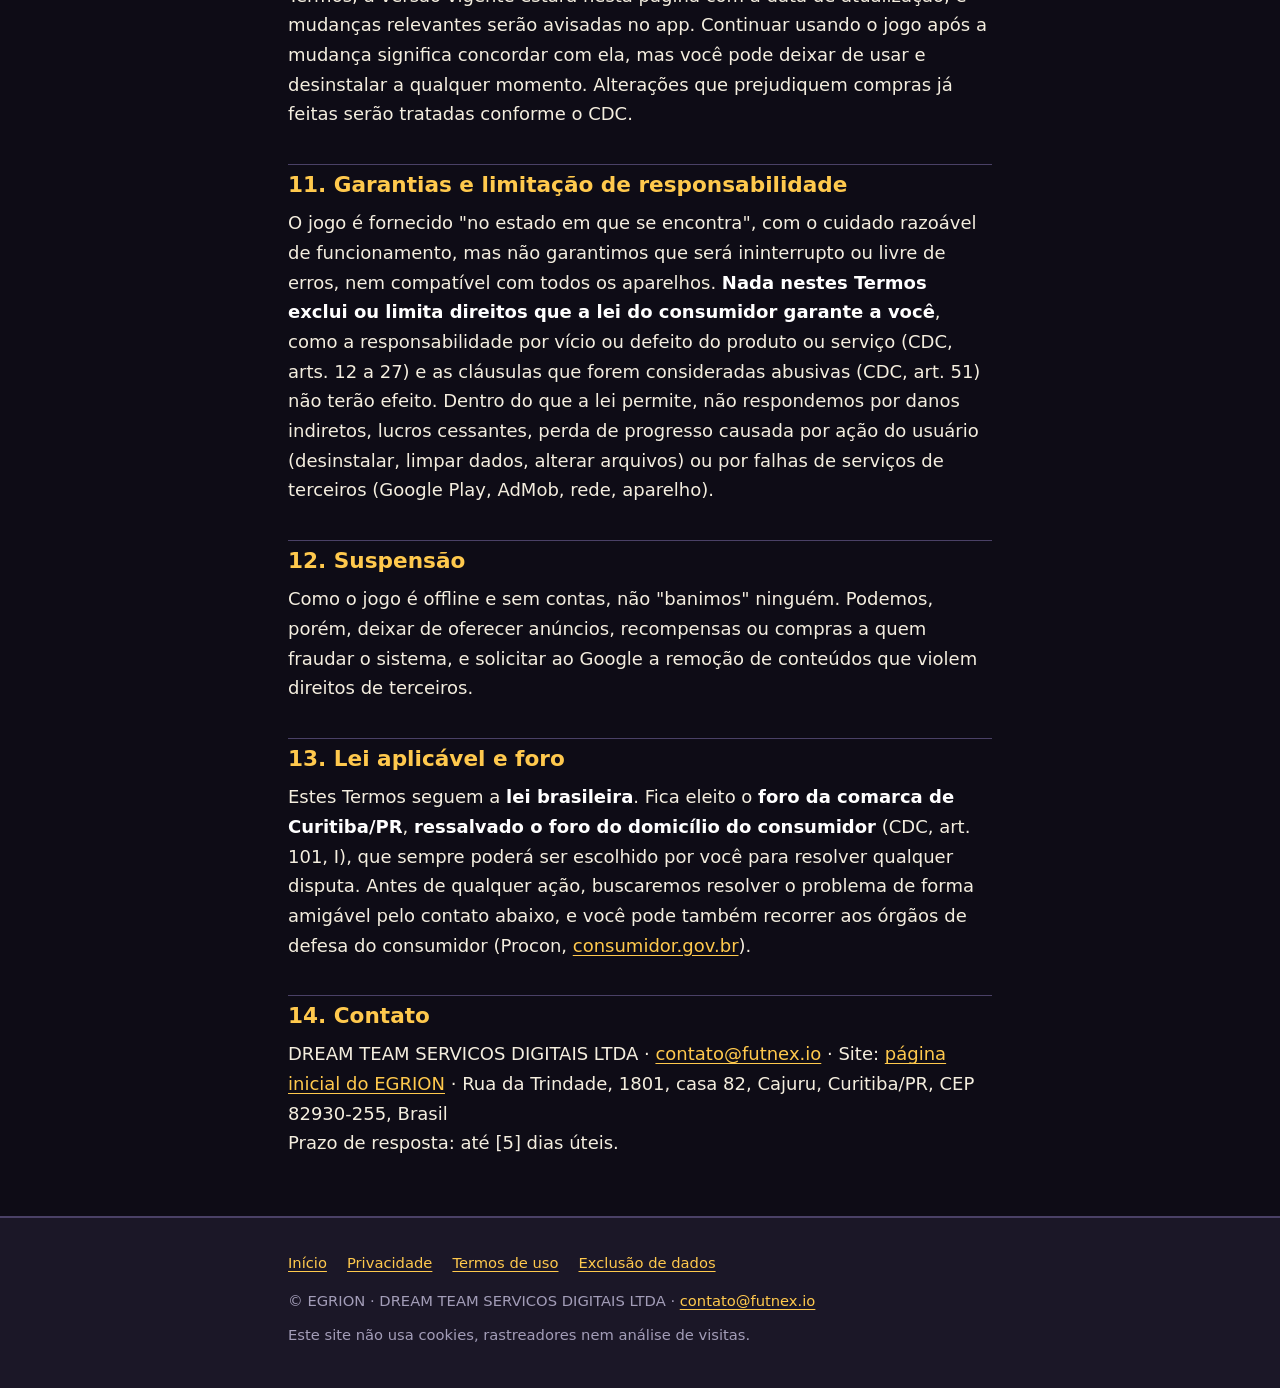
<file: termos.html>
<!doctype html>
<html lang="pt-BR">
<head>
<meta charset="utf-8">
<meta name="viewport" content="width=device-width, initial-scale=1">
<title>Termos de Uso — EGRION</title>
<meta name="description" content="Termos de Uso do jogo EGRION: licença de uso, anúncios recompensados opcionais, itens virtuais, progresso local e contato.">
<link rel="icon" href="img/icone_512.png" type="image/png">
<link rel="stylesheet" href="style.css">
</head>
<body>
<a class="skip" href="#conteudo">Ir para o conteúdo</a>
<header class="site-header">
  <div class="wrap">
    <a class="brand" href="index.html"><img src="img/icone_512.png" alt="" width="40" height="40">EGRION</a>
    <nav aria-label="Principal">
      <ul>
        <li><a href="index.html">Início</a></li>
        <li><a href="privacidade.html">Privacidade</a></li>
        <li><a href="termos.html" aria-current="page">Termos de uso</a></li>
        <li><a href="exclusao-de-dados.html">Exclusão de dados</a></li>
      </ul>
    </nav>
  </div>
</header>

<main id="conteudo">
  <div class="wrap">
    <h1>Termos de Uso — EGRION</h1>

    <p><strong>Última atualização:</strong> 04/11/2026<br>
    <strong>Aplicativo:</strong> EGRION (pacote <code>com.egrion.game</code>)<br>
    <strong>Quem oferece o jogo:</strong> DREAM TEAM SERVICOS DIGITAIS LTDA, sociedade empresária limitada, Rua da Trindade, 1801, casa 82, Cajuru, Curitiba/PR, CEP 82930-255, Brasil, contato <a href="mailto:contato@futnex.io">contato@futnex.io</a> ("nós").</p>

    <h2>Resumo em linguagem simples</h2>
    <ul>
      <li>Você pode jogar o EGRION de graça, para uso pessoal, em seu aparelho.</li>
      <li>O jogo é ficção. Os poderes e as regras são invenções nossas e <strong>não representam a doutrina de nenhuma tradição</strong>.</li>
      <li>Anúncios são <strong>opcionais</strong>: você escolhe assistir e só ganha a recompensa se chegar ao fim.</li>
      <li>Itens, Centelhas e níveis do jogo <strong>não valem dinheiro</strong>. Compras (quando existirem) seguem o Código de Defesa do Consumidor e as regras de reembolso do Google Play.</li>
      <li>Se você aceitar, o jogo envia dados anônimos de uso e falhas para melhorarmos o jogo; dá para desligar nas Configurações (veja a <a href="privacidade.html">Política de Privacidade</a>).</li>
      <li>Seu progresso fica só no seu aparelho: se desinstalar ou trocar de aparelho, ele se perde.</li>
      <li>Trate o jogo e as outras pessoas com respeito. Não faça trapaça nem engenharia reversa.</li>
    </ul>

    <h2 id="t1">1. Aceitação e quem pode usar</h2>
    <p>Ao instalar ou usar o EGRION, você concorda com estes Termos e com a <a href="privacidade.html">Política de Privacidade</a>. O jogo é indicado para <strong>13 anos ou mais</strong>. Adolescentes de 13 a 17 anos devem usar com o conhecimento do responsável legal, que deve concordar com estes Termos e com eventuais compras. Se você não concorda, não use o jogo.</p>

    <h2 id="t2">2. Licença de uso</h2>
    <p>Concedemos a você uma licença <strong>pessoal, limitada, não exclusiva, intransferível e revogável</strong> para instalar e jogar o EGRION em aparelhos que você controla, para fins não comerciais. Você não pode: copiar, modificar, distribuir, vender, alugar ou sublicenciar o jogo; fazer engenharia reversa, descompilar ou extrair arquivos, exceto no que a lei permitir; remover avisos de direitos; nem usar o jogo para criar produto concorrente. Direitos que não foram concedidos expressamente ficam reservados.</p>

    <h2 id="t3">3. Ficção, conteúdo e respeito às tradições</h2>
    <p>O EGRION é uma <strong>obra de ficção</strong>. Os caminhos dos campeões, a Fé, a Névoa do Esquecimento, os Ecos, as criaturas do bestiário e todos os poderes são <strong>invenções do jogo</strong>. Eles são inspirados, com respeito, em histórias e imaginários presentes no Brasil e no mundo, <strong>mas não descrevem, ensinam nem julgam doutrinas ou crenças reais</strong>. Nenhuma tradição é tratada como inimiga: os adversários do jogo são criaturas de névoa, nunca pessoas, praticantes, figuras sagradas ou entidades veneradas. O jogo não pergunta a crença de quem joga.</p>
    <p>Se você achar que algum texto ou imagem pode ofender, conte para <a href="mailto:contato@futnex.io">contato@futnex.io</a>. Vamos ouvir e corrigir o que for preciso.</p>

    <h2 id="t4">4. Anúncios recompensados</h2>
    <ul>
      <li>O jogo pode oferecer <strong>anúncios recompensados, sempre opcionais</strong>. Antes de cada anúncio mostramos a recompensa (por exemplo: segunda chance, trocar as cartas, impulso no início da expedição, dobrar Centelhas).</li>
      <li>A recompensa é entregue <strong>só quando o anúncio termina</strong>. Se você fechar antes, ou o anúncio falhar, não há recompensa e não há punição.</li>
      <li>As recompensas são fixas e têm limite por expedição (descrito na tela). Não há anúncio obrigatório, e recusar um anúncio não bloqueia o jogo.</li>
      <li>Os anúncios são fornecidos pelo Google AdMob. O tratamento de dados por anúncios e pela análise anônima opcional (Firebase Analytics e Crashlytics, só após o seu aceite) está descrito na <a href="privacidade.html">Política de Privacidade</a>. Não nos responsabilizamos pelo conteúdo de produtos ou serviços anunciados por terceiros, mas limitamos os anúncios a conteúdo adequado a 13+ e você pode denunciar anúncios inadequados pelo próprio anúncio ou por <a href="mailto:contato@futnex.io">contato@futnex.io</a>.</li>
      <li>Não clique em anúncios por insistência nem tente simular visualizações. Isso viola as regras do AdMob e destes Termos.</li>
    </ul>

    <h2 id="t5">5. Itens virtuais e Centelhas</h2>
    <p>Centelhas, equipamentos, talentos, níveis, dons e demais itens do jogo são <strong>elementos virtuais de uso dentro do jogo</strong>: não têm valor monetário, não são moeda, não podem ser trocados por dinheiro, transferidos ou vendidos, e o jogo não oferece mercado entre jogadores. Você recebe uma licença de uso, não a propriedade. Podemos ajustar o equilíbrio de itens e recompensas em atualizações. O EGRION não vende caixas ou pacotes de conteúdo aleatório pago: tudo que for vendido (quando houver) será mostrado com clareza antes da compra.</p>

    <h2 id="t6">6. Compras no app, reembolso e direito de arrependimento (quando houver)</h2>
    <p>Hoje o jogo não tem compras. As regras abaixo passam a valer se e quando elas forem oferecidas.</p>
    <ul>
      <li>Compras são processadas pelo <strong>Google Play</strong>, em reais, com o preço informado antes da confirmação. Itens comprados são <strong>determinísticos</strong> (você sabe exatamente o que recebe) e <strong>não são reembolsáveis por nós, salvo nos casos previstos em lei e nas regras do Google Play</strong>.</li>
      <li><strong>Direito de arrependimento (CDC, art. 49):</strong> em compras feitas fora do estabelecimento comercial (como pela internet), você pode desistir em até <strong>7 dias</strong> do ato da compra, com devolução dos valores. Como a cobrança é feita pelo Google Play, o pedido de arrependimento/reembolso deve ser feito pelo canal do Google (<a href="https://play.google.com/store/account/orderhistory" rel="noopener">histórico de pedidos do Google Play</a> › "Solicitar reembolso" ou central de ajuda do Google Play) e, se preferir, você também pode nos avisar em <a href="mailto:contato@futnex.io">contato@futnex.io</a> para acompanharmos. O Google Play hoje costuma aprovar reembolsos pedidos em até cerca de 48 horas após a compra e avalia casos fora do prazo; as regras dele podem mudar. Quando o reembolso é concedido, o item pode ser removido do jogo.</li>
      <li><strong>Vício ou defeito:</strong> se o item comprado não for entregue ou apresentar defeito, você tem direito à solução, substituição ou devolução do valor, conforme o CDC (arts. 18 a 20), independentemente do prazo acima.</li>
      <li>Compras por menores devem ser autorizadas pelo responsável. Responsáveis podem usar o controle parental do Google Play.</li>
      <li>Se o app oferecer assinatura ou "remover anúncios", a descrição na loja informará exatamente o que está incluído.</li>
    </ul>

    <h2 id="t7">7. Conduta</h2>
    <p>Você concorda em não: usar programas de trapaça, modificar o jogo ou os arquivos de progresso para obter vantagens em ganhos de recompensas por anúncio ou compras; fraudar anúncios ou compras; tentar contornar medidas técnicas; usar o jogo para atividades ilegais; ou ofender, discriminar ou assediar outras pessoas em qualquer canal de contato nosso (e-mail, avaliações na loja que nos sejam enviadas, redes sociais oficiais). Como o jogo é offline e solo, alterar seu próprio arquivo de progresso só afeta você, mas pode causar perda de dados e não é suportado por nós.</p>

    <h2 id="t8">8. Propriedade intelectual</h2>
    <p>O EGRION — incluindo código, nome e logotipo, textos, personagens, arte, animações, efeitos, música e sons — é de DREAM TEAM SERVICOS DIGITAIS LTDA ou de seus licenciantes e é protegido pela legislação de direitos autorais e de propriedade industrial. Parte da arte, dos efeitos sonoros, da voz e da música foi <strong>produzida com ferramentas de inteligência artificial usadas sob licença</strong> (PixelLab para arte em pixel; ElevenLabs para efeitos e voz; Suno para música), e depois revista e integrada por nossa equipe. Nada é gerado por IA durante a partida. Também usamos componentes de código aberto (por exemplo, o motor Godot, licença MIT, e a fonte Open Sans, licença aberta), cujos avisos estão em na tela "Créditos e licenças" do jogo. "Google", "Google Play" e "AdMob" são marcas de seus titulares. Se você acredita que algum conteúdo viola seus direitos, escreva para <a href="mailto:contato@futnex.io">contato@futnex.io</a> com a identificação do conteúdo e do direito.</p>

    <h2 id="t9">9. Progresso salvo localmente</h2>
    <p>Seu progresso, configurações e compras associadas ficam <strong>somente no seu aparelho</strong>. <strong>Desinstalar o jogo, limpar os dados do app ou trocar de aparelho apaga o progresso</strong>, porque não há conta nem nuvem. Não podemos recuperar esses dados. Compras feitas pelo Google Play (quando houver) poderão ser restauradas pelo próprio Google Play na mesma conta, conforme o recurso de restauração do jogo. Recomendamos não desinstalar se você quer manter o que conquistou.</p>

    <h2 id="t10">10. Alterações no jogo e nestes Termos</h2>
    <p>Podemos atualizar, modificar ou descontinuar recursos do jogo, inclusive para equilíbrio, segurança ou obrigações legais. Podemos alterar estes Termos; a versão vigente estará nesta página com a data de atualização, e mudanças relevantes serão avisadas no app. Continuar usando o jogo após a mudança significa concordar com ela, mas você pode deixar de usar e desinstalar a qualquer momento. Alterações que prejudiquem compras já feitas serão tratadas conforme o CDC.</p>

    <h2 id="t11">11. Garantias e limitação de responsabilidade</h2>
    <p>O jogo é fornecido "no estado em que se encontra", com o cuidado razoável de funcionamento, mas não garantimos que será ininterrupto ou livre de erros, nem compatível com todos os aparelhos. <strong>Nada nestes Termos exclui ou limita direitos que a lei do consumidor garante a você</strong>, como a responsabilidade por vício ou defeito do produto ou serviço (CDC, arts. 12 a 27) e as cláusulas que forem consideradas abusivas (CDC, art. 51) não terão efeito. Dentro do que a lei permite, não respondemos por danos indiretos, lucros cessantes, perda de progresso causada por ação do usuário (desinstalar, limpar dados, alterar arquivos) ou por falhas de serviços de terceiros (Google Play, AdMob, rede, aparelho).</p>

    <h2 id="t12">12. Suspensão</h2>
    <p>Como o jogo é offline e sem contas, não "banimos" ninguém. Podemos, porém, deixar de oferecer anúncios, recompensas ou compras a quem fraudar o sistema, e solicitar ao Google a remoção de conteúdos que violem direitos de terceiros.</p>

    <h2 id="t13">13. Lei aplicável e foro</h2>
    <p>Estes Termos seguem a <strong>lei brasileira</strong>. Fica eleito o <strong>foro da comarca de Curitiba/PR</strong>, <strong>ressalvado o foro do domicílio do consumidor</strong> (CDC, art. 101, I), que sempre poderá ser escolhido por você para resolver qualquer disputa. Antes de qualquer ação, buscaremos resolver o problema de forma amigável pelo contato abaixo, e você pode também recorrer aos órgãos de defesa do consumidor (Procon, <a href="https://www.consumidor.gov.br" rel="noopener">consumidor.gov.br</a>).</p>

    <h2 id="t14">14. Contato</h2>
    <p>DREAM TEAM SERVICOS DIGITAIS LTDA · <a href="mailto:contato@futnex.io">contato@futnex.io</a> · Site: <a href="index.html">página inicial do EGRION</a> · Rua da Trindade, 1801, casa 82, Cajuru, Curitiba/PR, CEP 82930-255, Brasil<br>
    Prazo de resposta: até [5] dias úteis.</p>
  </div>
</main>

<footer class="site-footer">
  <div class="wrap">
    <ul>
      <li><a href="index.html">Início</a></li>
      <li><a href="privacidade.html">Privacidade</a></li>
      <li><a href="termos.html">Termos de uso</a></li>
      <li><a href="exclusao-de-dados.html">Exclusão de dados</a></li>
    </ul>
    <p>&copy; EGRION · DREAM TEAM SERVICOS DIGITAIS LTDA · <a href="mailto:contato@futnex.io">contato@futnex.io</a></p>
    <p>Este site não usa cookies, rastreadores nem análise de visitas.</p>
  </div>
</footer>
</body>
</html>
</file>
<file: style.css>
/* EGRION — site estático. Cores de docs/MARCA.md. Sem fontes, scripts ou rastreadores externos. */
:root {
  --bg: #0E0C16;
  --panel: #1B1727;
  --panel-2: #2B2540;
  --line: #4A4166;
  --gold: #FFC94D;
  --gold-dark: #B07A1C;
  --ember: #FF8A3D;
  --text: #F4EEDF;
  --muted: #A39DB8;
  --mist: #8B6CFF;
  --renew: #34E3C4;
  --life: #EB4D5C;
}

* { box-sizing: border-box; }

html { -webkit-text-size-adjust: 100%; }

body {
  margin: 0;
  background: var(--bg);
  color: var(--text);
  font-family: "Open Sans", "Segoe UI", system-ui, -apple-system, Roboto, "Helvetica Neue", Arial, sans-serif;
  font-size: 1.0625rem; /* 17px */
  line-height: 1.65;
}

a { color: var(--gold); text-underline-offset: 3px; }
a:hover, a:focus { color: var(--ember); }
a:focus-visible, button:focus-visible { outline: 3px solid var(--renew); outline-offset: 2px; }

.wrap { max-width: 46rem; margin: 0 auto; padding: 0 1rem; }

.skip { position: absolute; left: -999px; top: 0; background: var(--gold); color: var(--bg); padding: .5rem 1rem; z-index: 10; }
.skip:focus { left: 0; }

/* Cabeçalho e navegação */
.site-header { background: var(--panel); border-bottom: 2px solid var(--line); }
.site-header .wrap { display: flex; flex-wrap: wrap; align-items: center; gap: .5rem 1.25rem; padding-top: .75rem; padding-bottom: .75rem; }
.brand { display: flex; align-items: center; gap: .6rem; color: var(--gold); text-decoration: none; font-weight: 800; letter-spacing: .12em; font-size: 1.25rem; }
.brand img { width: 40px; height: 40px; border: 2px solid var(--line); }
nav ul { list-style: none; margin: 0; padding: 0; display: flex; flex-wrap: wrap; gap: .25rem 1rem; }
nav a { display: inline-block; padding: .4rem 0; color: var(--text); text-decoration: none; border-bottom: 2px solid transparent; }
nav a:hover, nav a[aria-current="page"] { color: var(--gold); border-bottom-color: var(--gold); }

main { padding: 1.5rem 0 3rem; }

h1, h2, h3 { line-height: 1.25; }
h1 { color: var(--gold); font-size: 1.9rem; margin: .5rem 0 1rem; letter-spacing: .02em; }
h2 { color: var(--gold); font-size: 1.35rem; margin: 2.2rem 0 .6rem; padding-top: .4rem; border-top: 1px solid var(--line); }
h3 { color: var(--text); font-size: 1.1rem; margin: 1.4rem 0 .4rem; }
p, ul, ol { margin: .6rem 0; }
li { margin: .3rem 0; }
strong { color: #fff; }
.muted { color: var(--muted); }
.lead { font-size: 1.2rem; color: var(--text); }

/* Hero */
.hero { text-align: center; padding: 1rem 0 .5rem; }
.hero img.feature { width: 100%; height: auto; border: 2px solid var(--line); background: var(--panel); }
.tagline { color: var(--gold); font-weight: 700; letter-spacing: .06em; margin: 1rem 0 .25rem; }

/* Botões e selos */
.btn {
  display: inline-block; min-height: 48px; padding: .75rem 1.4rem; background: var(--gold); color: var(--bg);
  font-weight: 800; text-decoration: none; border-bottom: 4px solid var(--gold-dark);
  clip-path: polygon(8px 0, calc(100% - 8px) 0, 100% 8px, 100% 100%, 0 100%, 0 8px);
}
.btn:hover, .btn:focus { background: var(--ember); color: var(--bg); }
.btn.secondary { background: var(--panel-2); color: var(--text); border-bottom-color: var(--line); }
.btn.secondary:hover { background: var(--line); color: var(--text); }
.actions { display: flex; flex-wrap: wrap; gap: .75rem; justify-content: center; margin: 1.25rem 0; }

/* Cartões, tabelas, avisos */
.card { background: var(--panel); border: 2px solid var(--line); padding: 1rem 1.1rem; margin: 1rem 0; }
.card h3 { margin-top: 0; color: var(--gold); }
.cards { display: grid; gap: .75rem; grid-template-columns: 1fr; }

.notice { background: var(--panel); border-left: 6px solid var(--mist); padding: .8rem 1rem; margin: 1rem 0; }
.notice.warn { border-left-color: var(--ember); }
.notice.good { border-left-color: var(--renew); }
.draft { background: #2a1d0f; border: 2px dashed var(--ember); padding: .8rem 1rem; margin: 1rem 0; color: #ffd9b3; }

.todo { background: #2b2540; color: var(--gold); padding: 0 .3em; border-radius: 2px; white-space: normal; }

.table-wrap { overflow-x: auto; margin: 1rem 0; -webkit-overflow-scrolling: touch; }
table { border-collapse: collapse; width: 100%; min-width: 34rem; font-size: .95rem; }
th, td { border: 1px solid var(--line); padding: .5rem .6rem; text-align: left; vertical-align: top; }
th { background: var(--panel-2); color: var(--gold); }
td { background: var(--panel); }

code { background: var(--panel-2); padding: .1em .35em; border-radius: 3px; font-size: .92em; word-break: break-word; }
pre { background: var(--panel); border: 1px solid var(--line); padding: .8rem 1rem; overflow-x: auto; }

/* Rodapé */
.site-footer { border-top: 2px solid var(--line); background: var(--panel); color: var(--muted); font-size: .92rem; padding: 1.25rem 0 2rem; }
.site-footer ul { list-style: none; padding: 0; margin: .5rem 0; display: flex; flex-wrap: wrap; gap: .25rem 1.25rem; }

@media (min-width: 40rem) {
  body { font-size: 1.125rem; }
  h1 { font-size: 2.3rem; }
  .cards { grid-template-columns: 1fr 1fr; }
}

@media (prefers-reduced-motion: reduce) { * { transition: none !important; animation: none !important; } }

@media print {
  body { background: #fff; color: #000; }
  .site-header, .site-footer, .draft { display: none; }
  a { color: #000; }
  h1, h2, h3, th { color: #000; }
}
</file>
